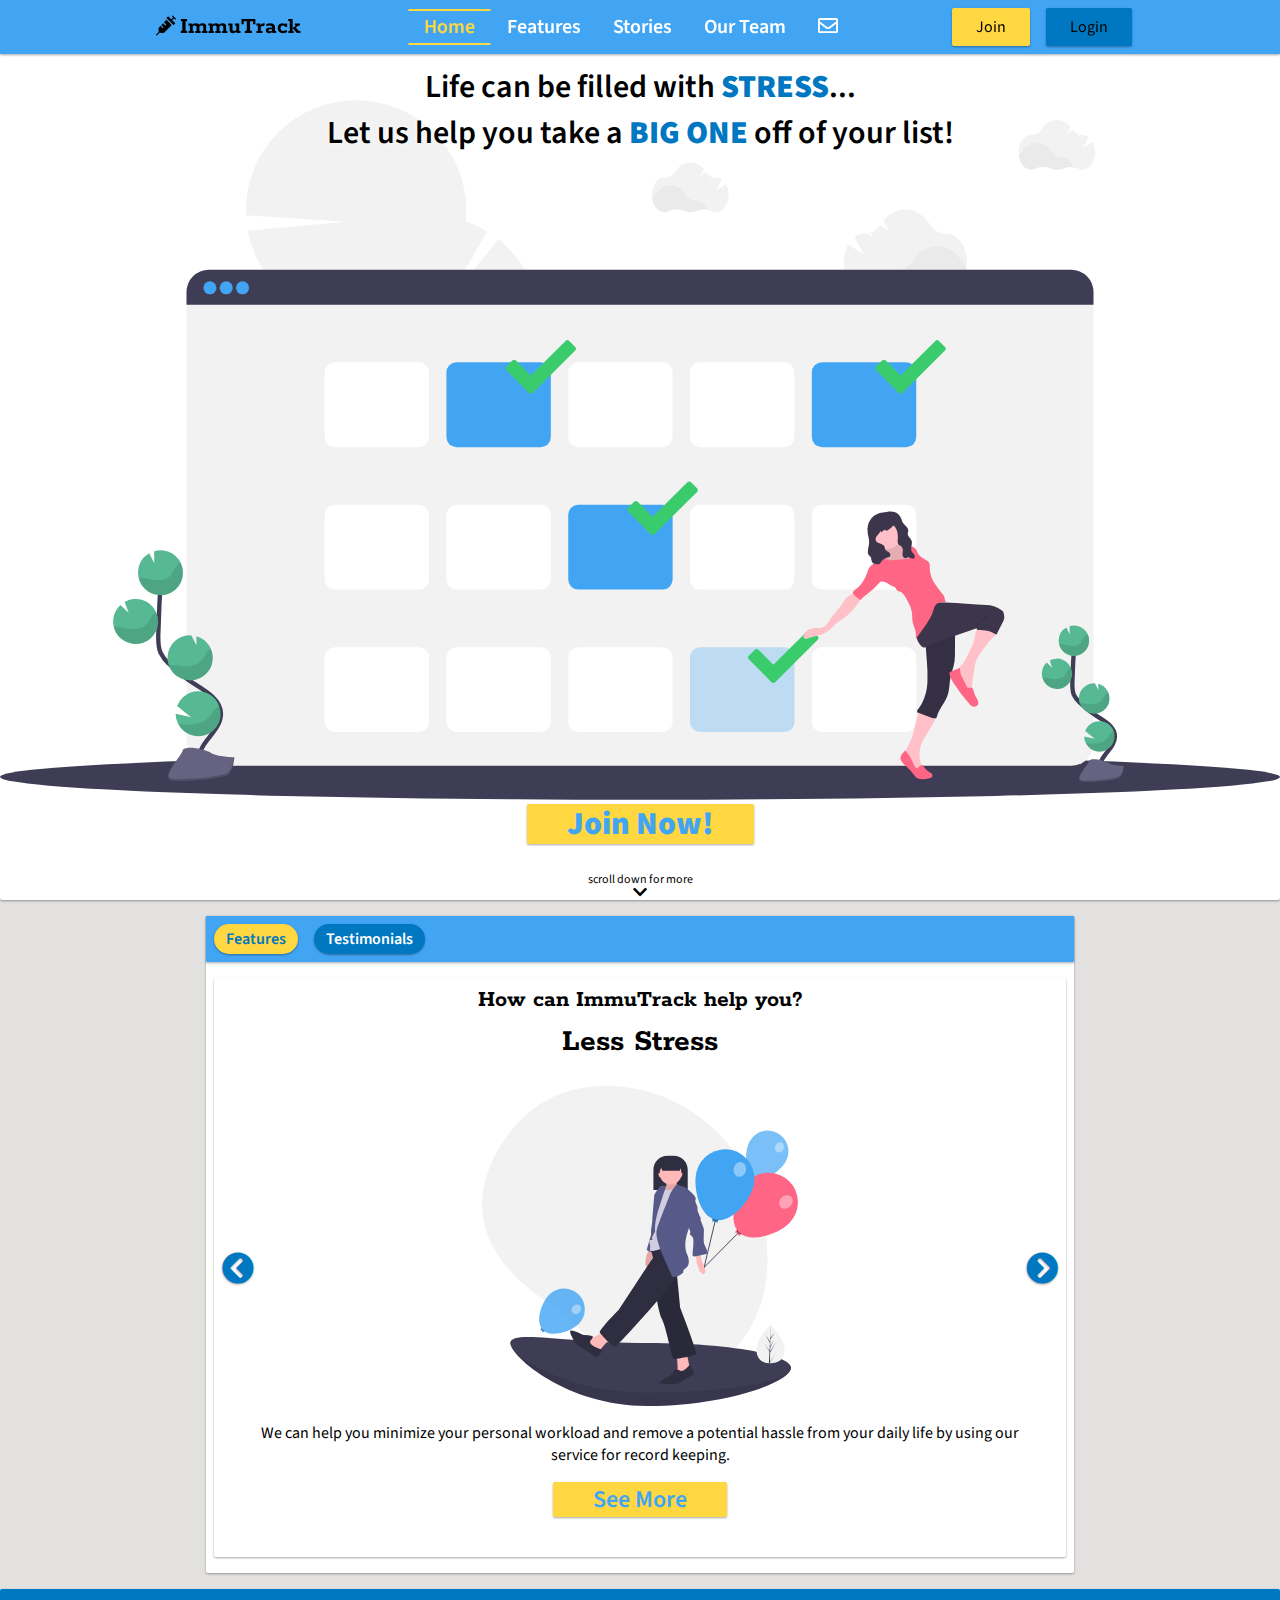
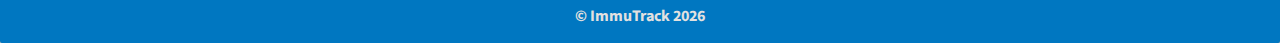
<file: index.html>
<!DOCTYPE html>
<html lang="en">
  <head>
    <meta charset="UTF-8" />
    <meta name="viewport" content="width=device-width, initial-scale=1.0" />
    <meta http-equiv="X-UA-Compatible" content="ie=edge" />
    <title>ImmuTrack | Home</title>

    <link rel="stylesheet" href="css/index.css" />

    <script defer src="js/index.js"></script>
  </head>

  <body class="home">
    <header class="nav-bar">
      <div class="container">
        <p class="open fa fa-bars"><span>Menu</span></p>
        <h1 class="branding"><i class="fas fa-syringe"></i>ImmuTrack</h1>
        <ul class="nav-links">
          <a class="active" href="./index.html"><li>Home</li></a>
          <a href="./features.html"><li>Features</li></a>
          <a href="./testimonials.html"><li>Stories</li></a>
          <a href="./about.html"><li>Our Team</li></a>
          <a class="contact" href="#">
            <li><i class="far fa-envelope"></i></li>
          </a>
        </ul>
        <div class="action-buttons">
          <a href="#" class="join join-button">Join</a>
          <a href="https://confident-bardeen-cd396a.netlify.com/login">Login</a>
        </div>
      </div>
    </header>

    <section class="card join-popup">
      <a class="fa fa-times join-close"></a>
      <h1>Please choose one of the following:</h1>
      <div>
        <a class="join" href="https://confident-bardeen-cd396a.netlify.com/register-patient">
          Join
          <p>as Patient</p>
        </a>
        <a class="join" href="https://confident-bardeen-cd396a.netlify.com/register-provider">
          Join
          <p>as Provider</p>
        </a>
      </div>
    </section>

    <nav class="site-nav">
      <div class="nav-bar">
        <a class="fa fa-times close"></a>
        <h1 class="branding"><i class="fas fa-syringe"></i>ImmuTrack</h1>
      </div>
      <ul class="nav-links">
        <a class="active" href="./index.html"><li>Home</li></a>
        <a href="./features.html"><li>Features</li></a>
        <a href="./testimonials.html"><li>Stories</li></a>
        <a href="./about.html"><li>Our Team</li></a>
        <a class="contact" href="#">
          <li><i class="far fa-envelope"></i></li>
        </a>
      </ul>
      <div class="action-buttons">
        <div class="join-stack">
          <a class="join" href="https://confident-bardeen-cd396a.netlify.com/register-patient">
            Join
            <p>as Patient</p>
          </a>
          <a class="join" href="https://confident-bardeen-cd396a.netlify.com/register-provider">
            Join
            <p>as Provider</p>
          </a>
        </div>
        <a href="https://confident-bardeen-cd396a.netlify.com/login">Login</a>
      </div>
    </nav>

    <div class="card header">
      <section class="call-to-action">
        <p>Life can be filled with <span>stress</span>...</p>
        <p>Let us help you take a <span>big one</span> off of your list!</p>
      </section>
      <div class="scroll">
        <a class="join">Join Now!</a>
        <p>scroll down for more</p>
        <i class="fas fa-chevron-down"></i>
      </div>
    </div>

    <div class="tabs">
      <div class="card">
        <div class="tab-links">
          <a class="tab-link active" data-tab="feature">Features</a>
          <a class="tab-link" data-tab="testimonial">Testimonials</a>
        </div>
        <div class="card carousel active" data-tab="feature">
          <h1 class="call-tag">How can ImmuTrack help you?</h1>
          <article class="slide active" data-tab="feature">
            <h1>Less Stress</h1>
            <div class="image happy-feeling"></div>
            <p>We can help you minimize your personal workload and remove a potential hassle from your daily life by using our service for record keeping.</p>
            <a href="./features.html">See More</a>
          </article>
          <article class="slide" data-tab="feature">
            <h1>More Free Time</h1>
            <div class="image accept-request"></div>
            <p>We can help you increase your efficiency during time consuming tasks, such as getting approval for travel visas.</p>
            <a href="./features.html">See More</a>
          </article>
          <article class="slide" data-tab="feature">
            <h1>Improved Quality of Care</h1>
            <div class="image file-bundle"></div>
            <p>We can help you improve the quality of your care through the confidence that transparency information brings to your medical care.</p>
            <a href="./features.html">See More</a>
          </article>
          <article class="slide" data-tab="feature">
            <h1>Healthy & Happy Children</h1>
            <div class="image blooming"></div>
            <p>We can help you easily maintain records for all of your children in a secure, easy-to-reach, service that can even reduce the strain of things like moving to a new provider.</p>
            <a href="./features.html">See More</a>
          </article>
          <article class="slide" data-tab="feature">
            <h1>Streamlined Workflow</h1>
            <div class="image timeline"></div>
            <p>We can help you streamline your workflow through the removal of standard physical document transfer methods.</p>
            <a href="./features.html">See More</a>
          </article>
          <article class="slide" data-tab="feature">
            <h1>Increased Efficiency</h1>
            <div class="image setup-wizard"></div>
            <p>We can help you increase office efficiency through the removal of extra processes and procedures.</p>
            <a href="./features.html">See More</a>
          </article>
          <article class="slide" data-tab="feature">
            <h1>Greater Confidence</h1>
            <div class="image online-friends"></div>
            <p>You can improve the quality of care provided to your patients by giving them a boost of confidence through transparency.</p>
            <a href="./features.html">See More</a>
          </article>
          <span class="arrow prev fas fa-chevron-circle-left" data-tab="feature"></span>
          <span class="arrow next fas fa-chevron-circle-right" data-tab="feature"></span>
        </div>
        <div class="card carousel" data-tab="testimonial">
          <h1 class="call-tag">Check out what these people had to say!</h1>
          <article class="slide active" data-tab="testimonial">
            <div class="image">
              <span class="testimonial guillermo"></span>
            </div>
            <blockquote>
              <p>Using ImmuTrack has greatly improved my quality of life!</p>
              <footer>— Guillermo Malo</footer>
            </blockquote>
            <a href="./testimonials.html">See More</a>
          </article>
          <article class="slide" data-tab="testimonial">
            <div class="image">
              <span class="testimonial marty"></span>
            </div>
            <blockquote>
              <p>The process is quick and painless.</p>
              <footer>— Marty Vessels</footer>
            </blockquote>
            <a href="./testimonials.html">See More</a>
          </article>
          <article class="slide" data-tab="testimonial">
            <div class="image">
              <span class="testimonial michaela"></span>
            </div>
            <blockquote>
              <p>ImmuTrack has made things so much easier for me.</p>
              <footer>— Michaela Amadeus</footer>
            </blockquote>
            <a href="./testimonials.html">See More</a>
          </article>
          <article class="slide" data-tab="testimonial">
            <div class="image">
              <span class="testimonial matheus"></span>
            </div>
            <blockquote>
              <p>ImmuTrack saved our wedding plans!</p>
              <footer>— Matheus Ferrari</footer>
            </blockquote>
            <a href="./testimonials.html">See More</a>
          </article>
          <article class="slide" data-tab="testimonial">
            <div class="image">
              <span class="testimonial han"></span>
            </div>
            <blockquote>
              <p>Now I can’t imagine trying to handle all of this info without it.</p>
              <footer>— Han Myo When</footer>
            </blockquote>
            <a href="./testimonials.html">See More</a>
          </article>
          <article class="slide" data-tab="testimonial">
            <div class="image">
              <span class="testimonial hyttalo"></span>
            </div>
            <blockquote>
              <p>It has fundamentally changed the way our practice handles vaccinations.</p>
              <footer>— Hyttalo Souzen</footer>
            </blockquote>
            <a href="./testimonials.html">See More</a>
          </article>
          <article class="slide" data-tab="testimonial">
            <div class="image">
              <span class="testimonial josh"></span>
            </div>
            <blockquote>
              <p>I’m so thankful to have access to ImmuTrack.</p>
              <footer>— Josh Rodrigo</footer>
            </blockquote>
            <a href="./testimonials.html">See More</a>
          </article>
          <span class="arrow prev fas fa-chevron-circle-left" data-tab="testimonial"></span>
          <span class="arrow next fas fa-chevron-circle-right" data-tab="testimonial"></span>
        </div>
      </div>
    </div>

    <footer class="card">
      <p>&copy; ImmuTrack <span class="copyright">YEAR</span></p>
    </footer>
  </body>
</html>
</file>
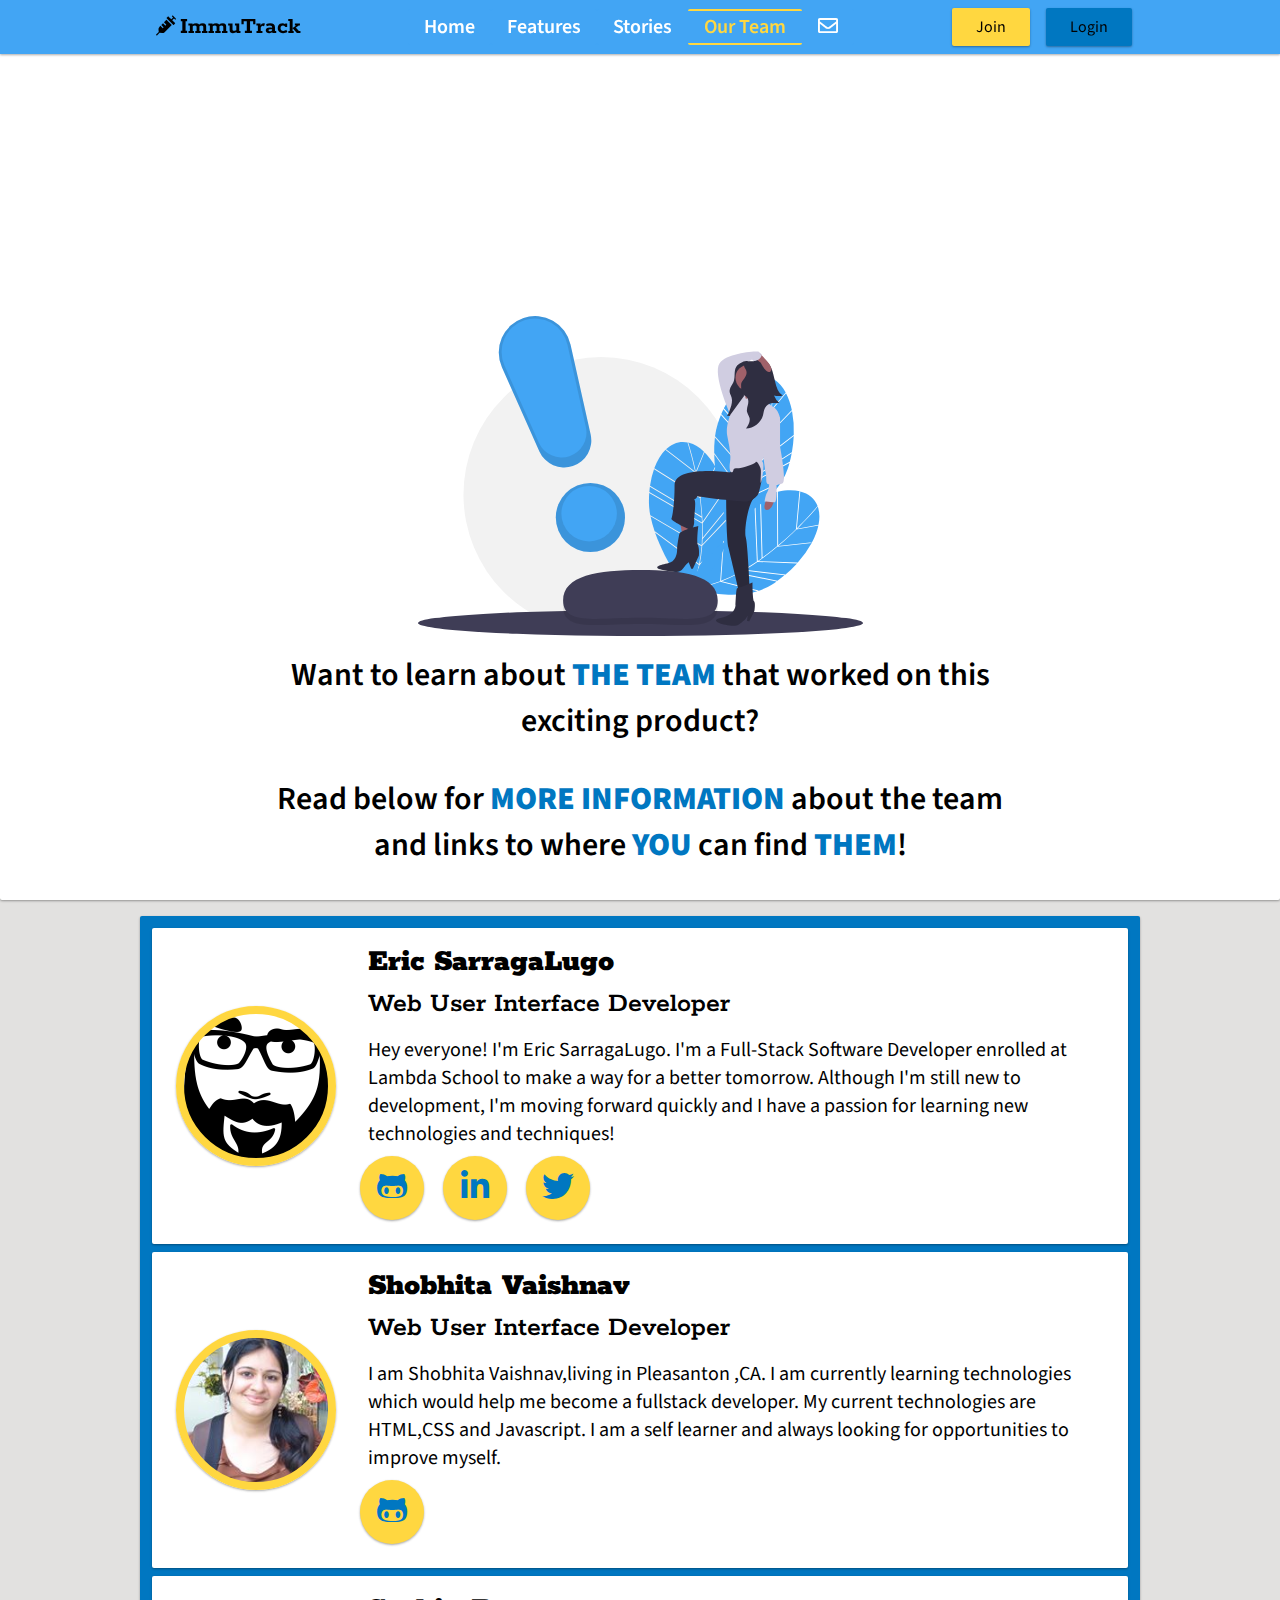
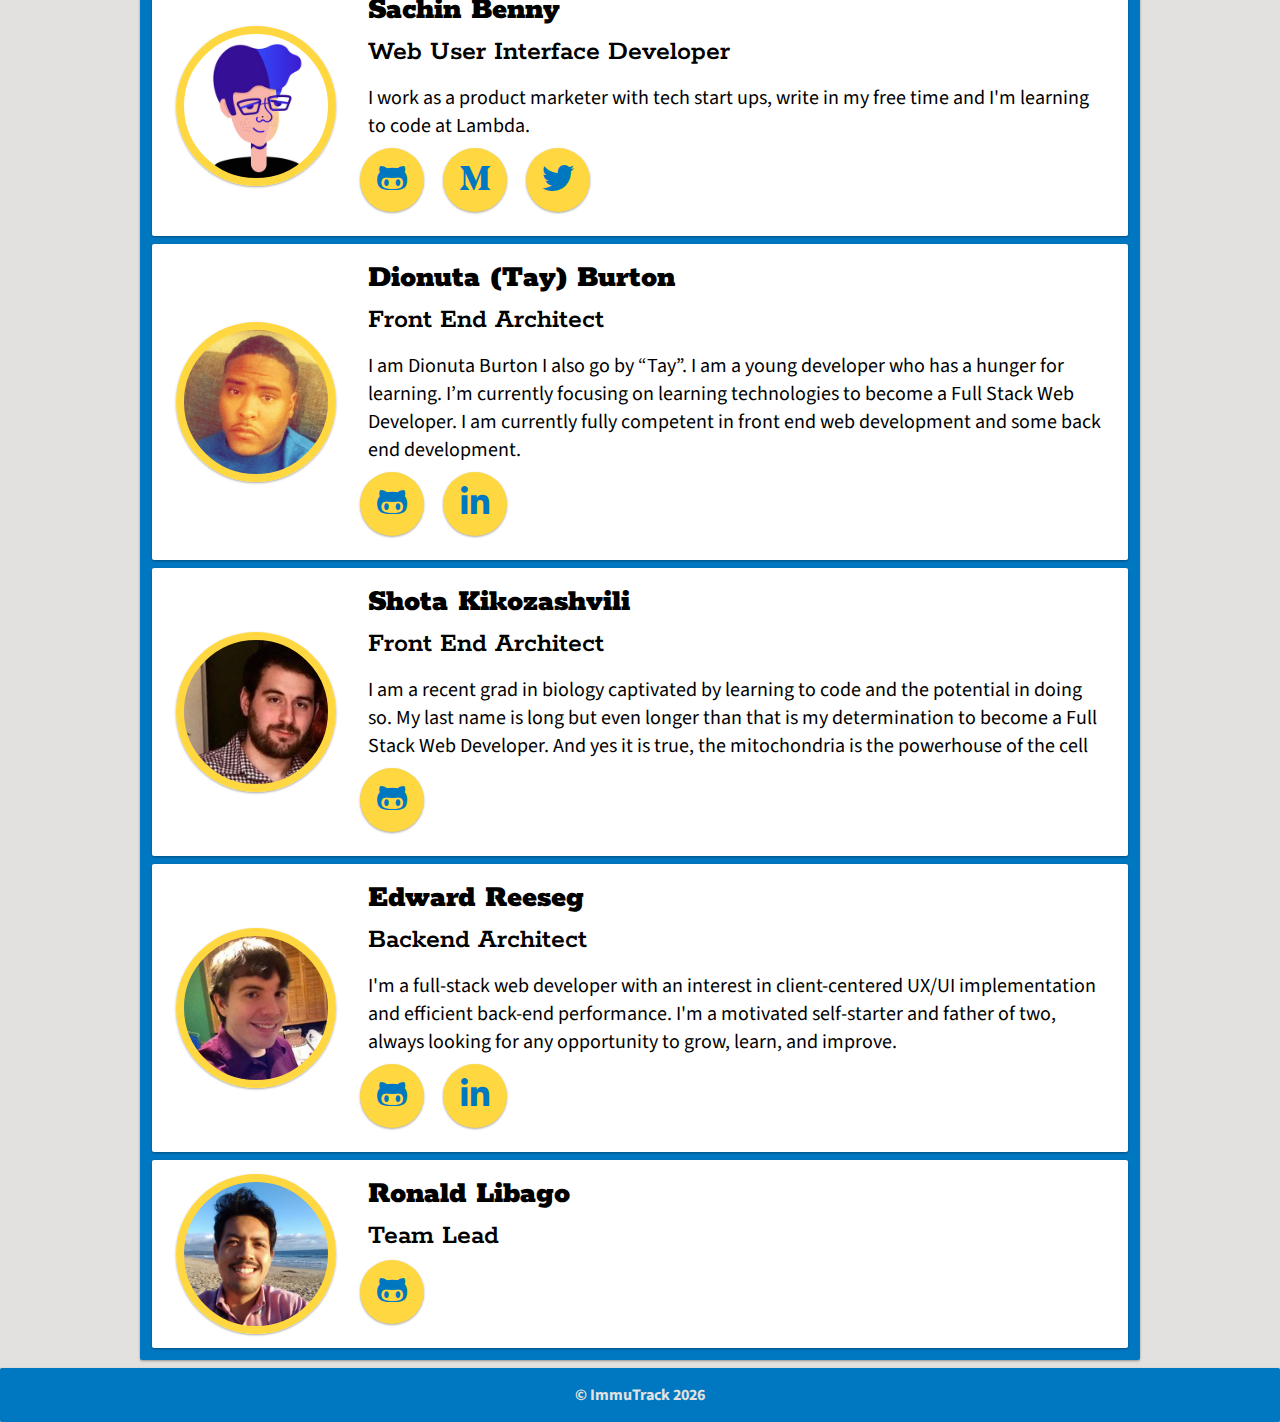
<file: about.html>
<!DOCTYPE html>
<html lang="en">
  <head>
    <meta charset="UTF-8" />
    <meta name="viewport" content="width=device-width, initial-scale=1.0" />
    <meta http-equiv="X-UA-Compatible" content="ie=edge" />
    <title>ImmuTrack | About the Team</title>

    <link rel="stylesheet" href="css/index.css" />

    <script defer src="js/index.js"></script>
  </head>

  <body class="about">
    <header class="nav-bar">
      <div class="container">
        <p class="open fa fa-bars"><span>Menu</span></p>
        <h1 class="branding"><i class="fas fa-syringe"></i>ImmuTrack</h1>
        <ul class="nav-links">
          <a href="./index.html"><li>Home</li></a>
          <a href="./features.html"><li>Features</li></a>
          <a href="./testimonials.html"><li>Stories</li></a>
          <a class="active" href="./about.html"><li>Our Team</li></a>
          <a class="contact" href="#">
            <li><i class="far fa-envelope"></i></li>
          </a>
        </ul>
        <div class="action-buttons">
          <a href="#" class="join join-button">Join</a>
          <a href="https://confident-bardeen-cd396a.netlify.com/login">Login</a>
        </div>
      </div>
    </header>

    <section class="card join-popup">
      <a class="fa fa-times join-close"></a>
      <h1>Please choose one of the following:</h1>
      <div>
        <a class="join" href="https://confident-bardeen-cd396a.netlify.com/register-patient">
          Join
          <p>as Patient</p>
        </a>
        <a class="join" href="https://confident-bardeen-cd396a.netlify.com/register-provider">
          Join
          <p>as Provider</p>
        </a>
      </div>
    </section>

    <nav class="site-nav">
      <div class="nav-bar">
        <a class="fa fa-times close"></a>
        <h1 class="branding"><i class="fas fa-syringe"></i>ImmuTrack</h1>
      </div>
      <ul class="nav-links">
        <a href="./index.html"><li>Home</li></a>
        <a href="./features.html"><li>Features</li></a>
        <a href="./testimonials.html"><li>Stories</li></a>
        <a class="active" href="./about.html"><li>Our Team</li></a>
        <a class="contact" href="#">
          <li><i class="far fa-envelope"></i></li>
        </a>
      </ul>
      <div class="action-buttons">
        <div class="join-stack">
          <a class="join" href="https://confident-bardeen-cd396a.netlify.com/register-patient">
            Join
            <p>as Patient</p>
          </a>
          <a class="join" href="https://confident-bardeen-cd396a.netlify.com/register-provider">
            Join
            <p>as Provider</p>
          </a>
        </div>
        <a href="https://confident-bardeen-cd396a.netlify.com/login">Login</a>
      </div>
    </nav>

    <section class="card header">
      <span class="header-image"></span>
      <p>Want to learn about <span>the team</span> that worked on this exciting product?</p>
      <p>Read below for <span>more information</span> about the team and links to where <span>you</span> can find <span>them</span>!</p>
    </section>

    <article class="card members">
      <section class="card member">
        <div class="bio-pic eric"></div>
        <div class="bio">
          <h1 class="name">Eric SarragaLugo</h1>
          <h2 class="role">Web User Interface Developer</h2>
          <p class="bio">Hey everyone! I'm Eric SarragaLugo. I'm a Full-Stack Software Developer enrolled at Lambda School to make a way for a better tomorrow. Although I'm still new to development, I'm moving forward quickly and I have a passion for learning new technologies and techniques!</p>
          <div class="social-media">
            <a href="https://github.com/ericlugo"><i class="fab fa-github-alt"></i></a>
            <a href="https://www.linkedin.com/in/eric-sarragalugo/"><i class="fab fa-linkedin-in"></i></a>
            <a href="https://twitter.com/ericthelugo"><i class="fab fa-twitter"></i></a>
          </div>
        </div>
      </section>
      <section class="card member">
        <div class="bio-pic shobhita"></div>
        <div class="bio">
          <h1 class="name">Shobhita Vaishnav</h1>
          <h2 class="role">Web User Interface Developer</h2>
          <p class="bio">I am Shobhita Vaishnav,living in Pleasanton ,CA. I am currently learning technologies which would help me become a fullstack developer. My current technologies are HTML,CSS and Javascript. I am a self learner and always looking for opportunities to improve myself.</p>
          <div class="social-media">
            <a href="www.github.com/shobhitav"><i class="fab fa-github-alt"></i></a>
          </div>
        </div>
      </section>
      <section class="card member">
        <div class="bio-pic sachin"></div>
        <div class="bio">
          <h1 class="name">Sachin Benny</h1>
          <h2 class="role">Web User Interface Developer</h2>
          <p class="bio">I work as a product marketer with tech start ups, write in my free time and I'm learning to code at Lambda.</p>
          <div class="social-media">
            <a href="https://github.com/sachben91"><i class="fab fa-github-alt"></i></a>
            <a href="https://medium.com/@sachinbenny/"><i class="fab fa-medium-m"></i></a>
            <a href="https://twitter.com/SachinB91"><i class="fab fa-twitter"></i></a>
          </div>
        </div>
      </section>
      <section class="card member">
        <div class="bio-pic tay"></div>
        <div class="bio">
          <h1 class="name">Dionuta (Tay) Burton</h1>
          <h2 class="role">Front End Architect</h2>
          <p class="bio">I am Dionuta Burton I also go by “Tay”. I am a young developer who has a hunger for learning. I’m currently focusing on learning technologies to become a Full Stack Web Developer. I am currently fully competent in front end web development and some back end development.</p>
          <div class="social-media">
            <a href="https://github.com/Dionuta"><i class="fab fa-github-alt"></i></a>
            <a href="https://www.linkedin.com/in/dionuta-burton/"><i class="fab fa-linkedin-in"></i></a>
          </div>
        </div>
      </section>
      <section class="card member">
        <div class="bio-pic shota"></div>
        <div class="bio">
          <h1 class="name">Shota Kikozashvili</h1>
          <h2 class="role">Front End Architect</h2>
          <p class="bio">I am a recent grad in biology captivated by learning to code and the potential in doing so. My last name is long but even longer than that is my determination to become a Full Stack Web Developer. And yes it is true, the mitochondria is the powerhouse of the cell</p>
          <div class="social-media">
            <a href="https://github.com/ShotaKiko"><i class="fab fa-github-alt"></i></a>
          </div>
        </div>
      </section>
      <section class="card member">
        <div class="bio-pic ed"></div>
        <div class="bio">
          <h1 class="name">Edward Reeseg</h1>
          <h2 class="role">Backend Architect</h2>
          <p class="bio">I'm a full-stack web developer with an interest in client-centered UX/UI implementation and efficient back-end performance. I'm a motivated self-starter and father of two, always looking for any opportunity to grow, learn, and improve.</p>
          <div class="social-media">
            <a href="https://github.com/edreeseg"><i class="fab fa-github-alt"></i></a>
            <a href="https://www.linkedin.com/in/edward-reeseg-30a8b284/"><i class="fab fa-linkedin-in"></i></a>
          </div>
        </div>
      </section>
      <section class="card member">
        <div class="bio-pic ronald"></div>
        <div class="bio">
          <h1 class="name">Ronald Libago</h1>
          <h2 class="role">Team Lead</h2>
          <!-- <p class="bio">Lorem ipsum dolor sit, amet consectetur adipisicing elit. Ab perferendis placeat neque? Incidunt rerum doloremque nostrum? Quia aut hic pariatur!</p> -->
          <div class="social-media">
            <a href="https://github.com/Mister-Corn"><i class="fab fa-github-alt"></i></a>
          </div>
        </div>
      </section>
    </article>

    <footer class="card">
      <p>&copy; ImmuTrack <span class="copyright">YEAR</span></p>
    </footer>
  </body>
</html>
</file>
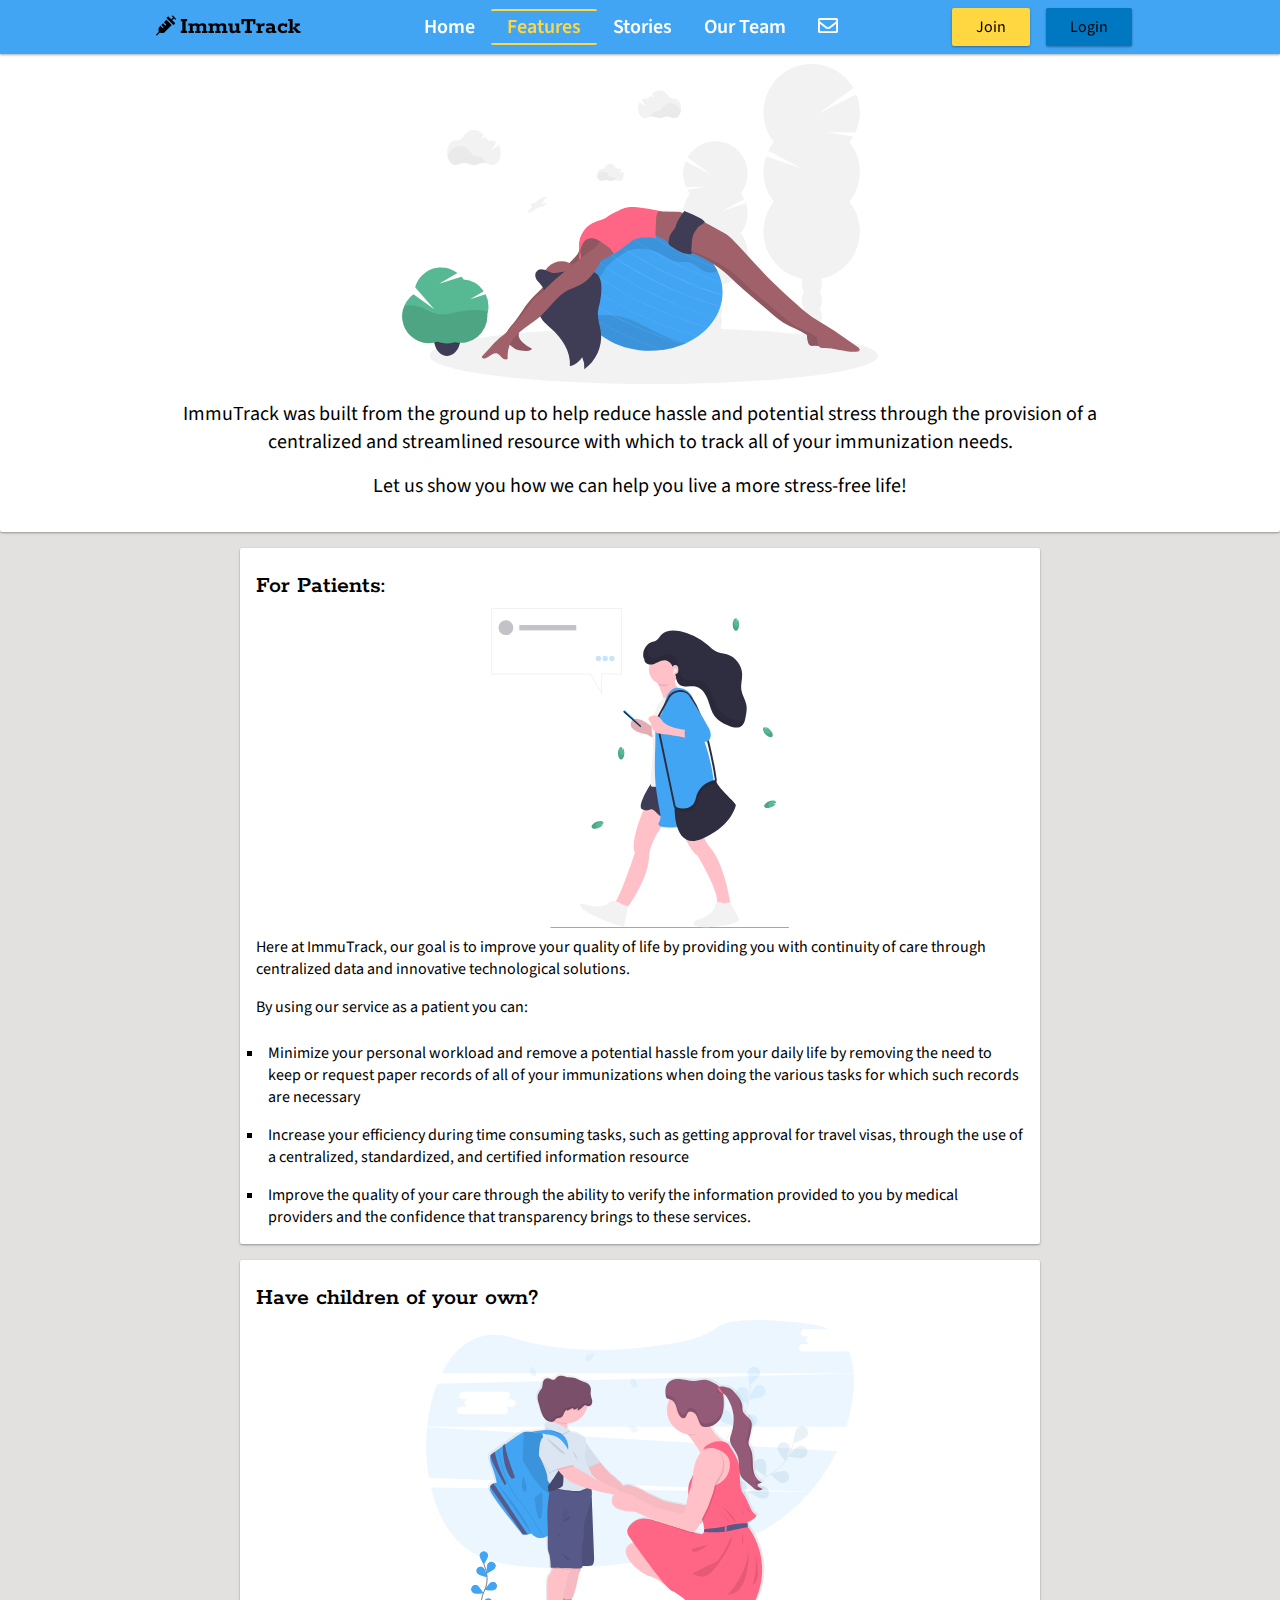
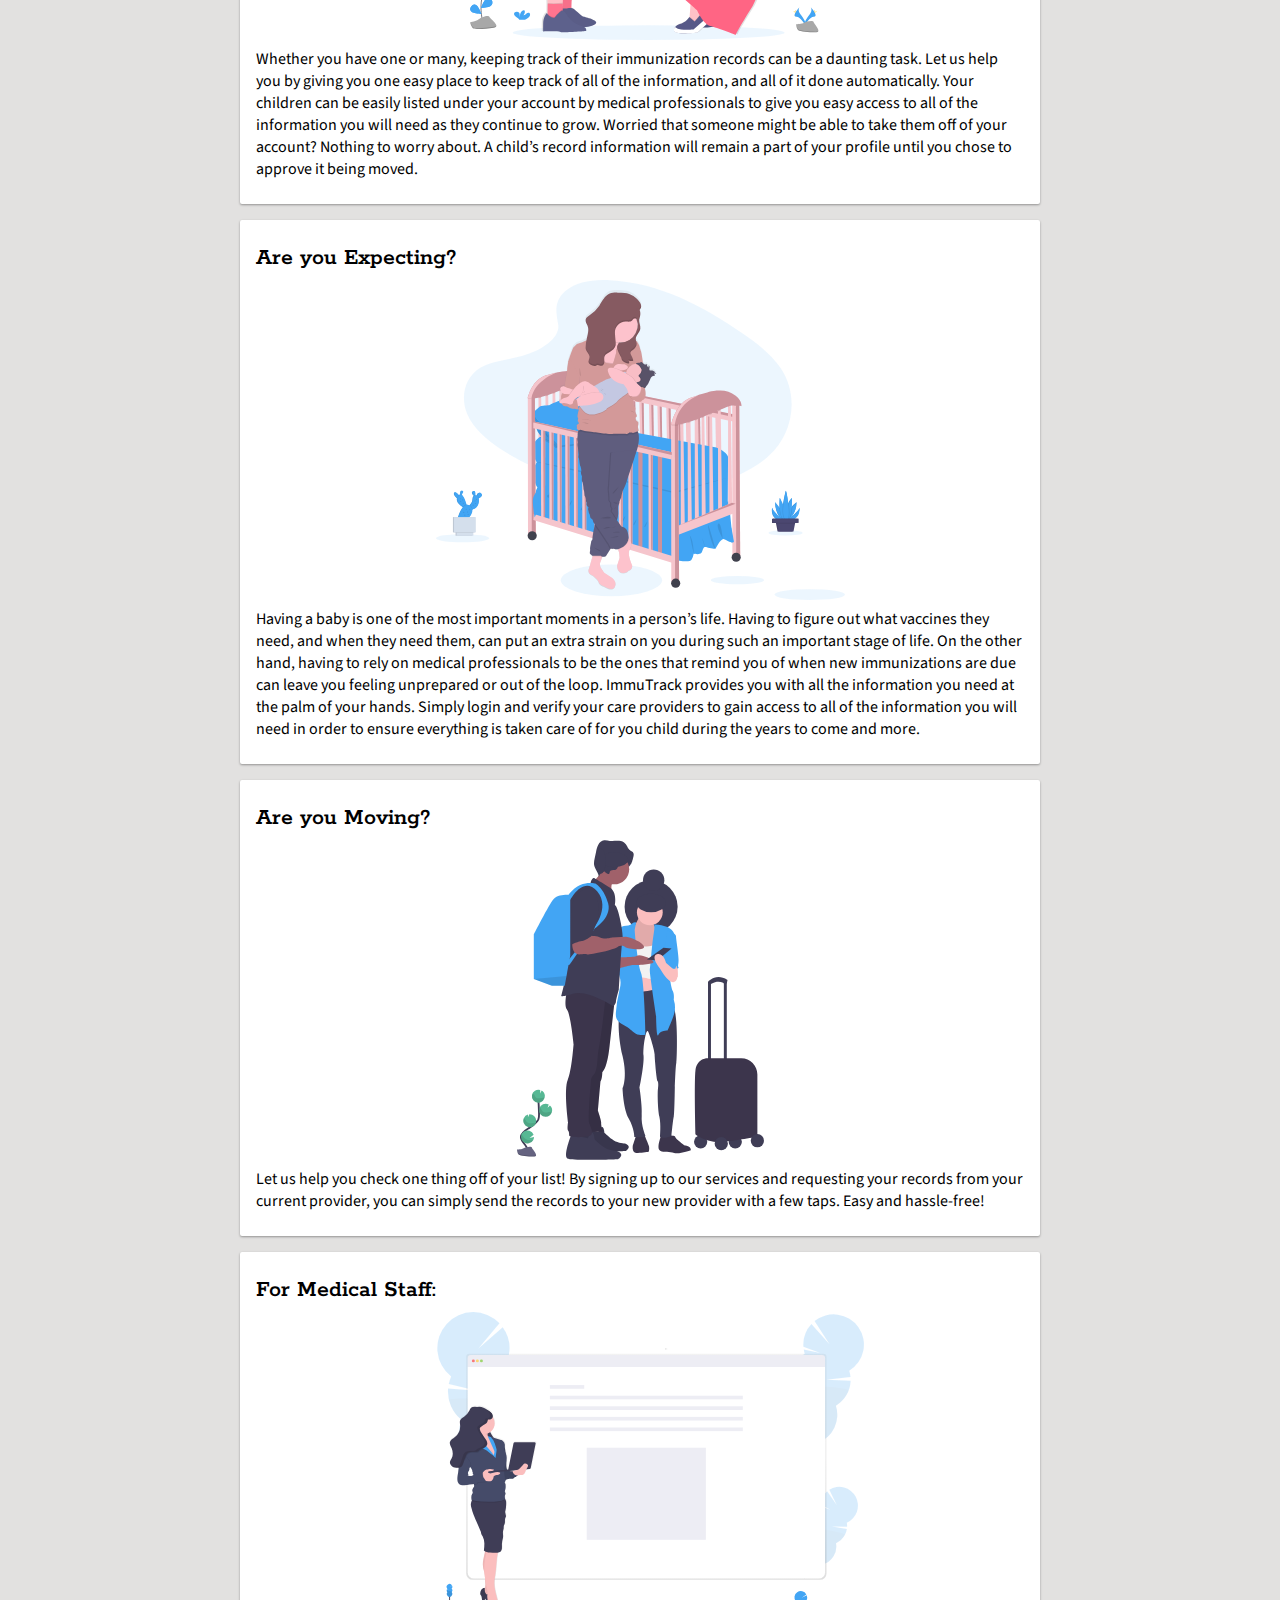
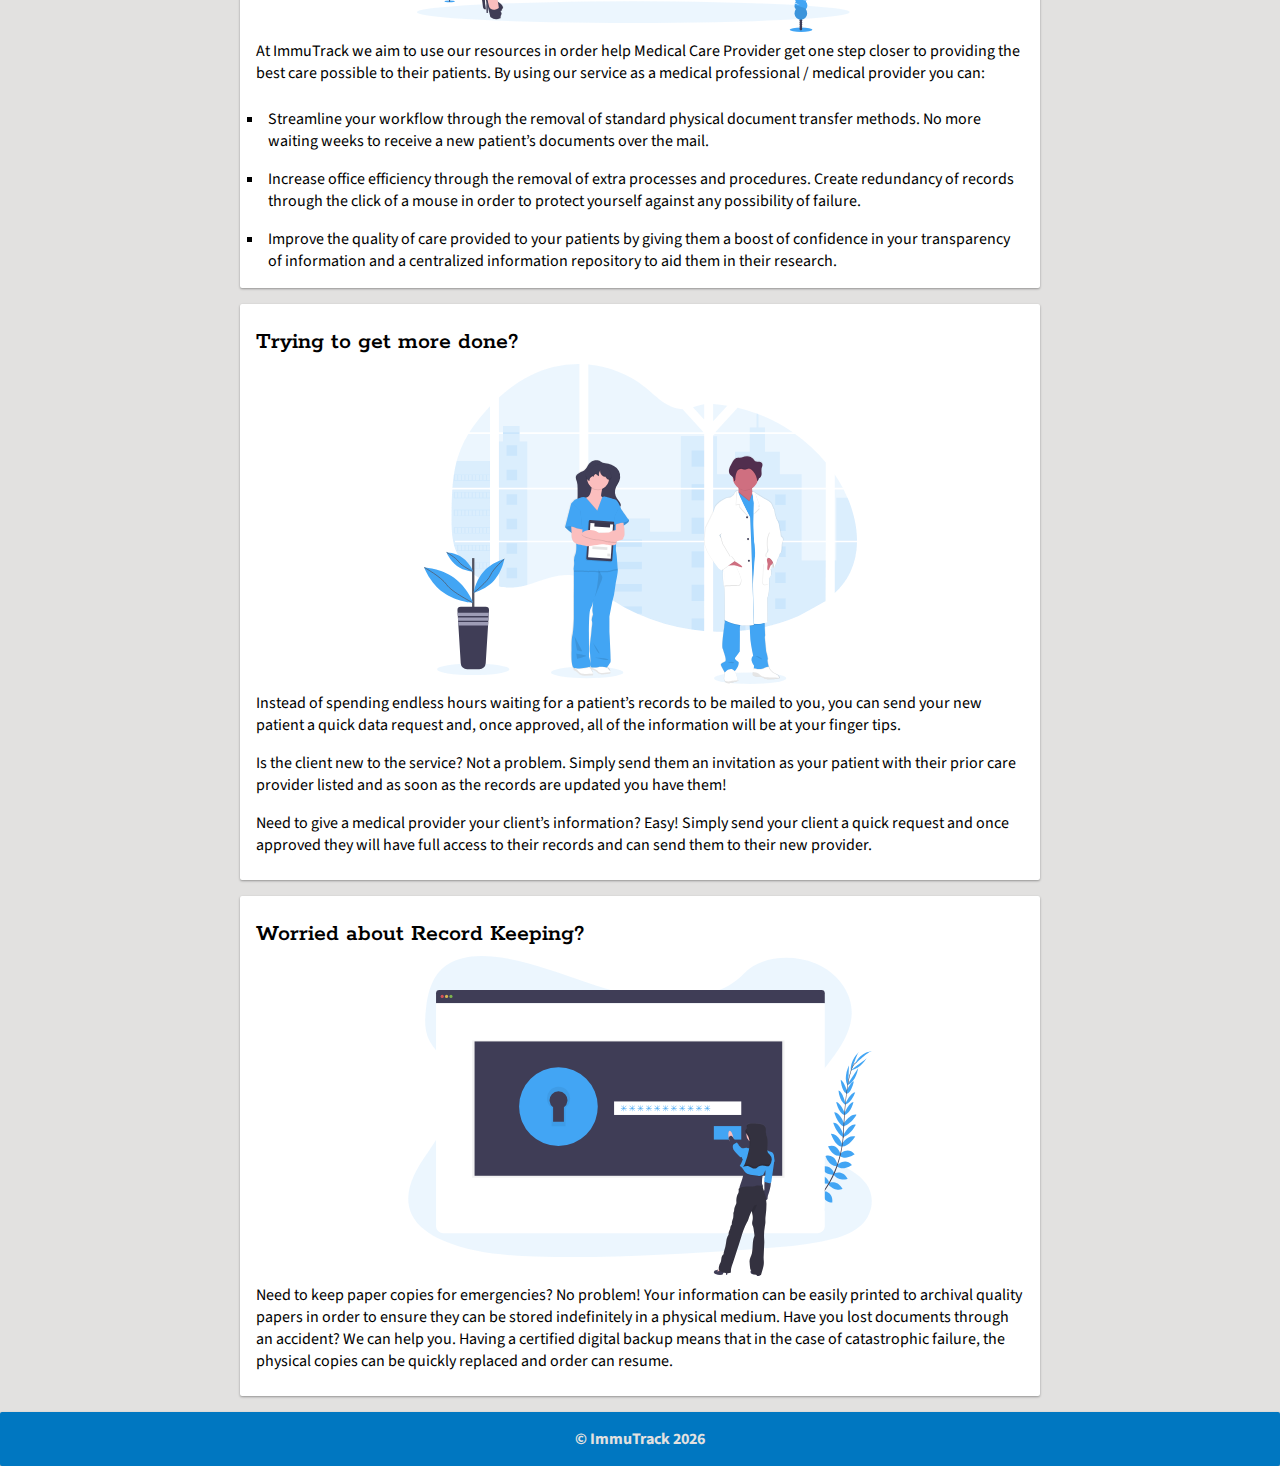
<file: features.html>
<!DOCTYPE html>
<html lang="en">
  <head>
    <meta charset="UTF-8" />
    <meta name="viewport" content="width=device-width, initial-scale=1.0" />
    <meta http-equiv="X-UA-Compatible" content="ie=edge" />
    <title>ImmuTrack | Features</title>

    <link rel="stylesheet" href="css/index.css" />

    <script defer src="js/index.js"></script>
  </head>

  <body class="features">
    <header class="nav-bar">
      <div class="container">
        <p class="open fa fa-bars"><span>Menu</span></p>
        <h1 class="branding"><i class="fas fa-syringe"></i>ImmuTrack</h1>
        <ul class="nav-links">
          <a href="./index.html"><li>Home</li></a>
          <a class="active" href="./features.html"><li>Features</li></a>
          <a href="./testimonials.html"><li>Stories</li></a>
          <a href="./about.html"><li>Our Team</li></a>
          <a class="contact" href="#">
            <li><i class="far fa-envelope"></i></li>
          </a>
        </ul>
        <div class="action-buttons">
          <a href="#" class="join join-button">Join</a>
          <a href="https://confident-bardeen-cd396a.netlify.com/login">Login</a>
        </div>
      </div>
    </header>

    <section class="card join-popup">
      <a class="fa fa-times join-close"></a>
      <h1>Please choose one of the following:</h1>
      <div>
        <a class="join" href="https://confident-bardeen-cd396a.netlify.com/register-patient">
          Join
          <p>as Patient</p>
        </a>
        <a class="join" href="https://confident-bardeen-cd396a.netlify.com/register-provider">
          Join
          <p>as Provider</p>
        </a>
      </div>
    </section>

    <nav class="site-nav">
      <div class="nav-bar">
        <a class="fa fa-times close"></a>
        <h1 class="branding"><i class="fas fa-syringe"></i>ImmuTrack</h1>
      </div>
      <ul class="nav-links">
        <a href="./index.html"><li>Home</li></a>
        <a class="active" href="./features.html"><li>Features</li></a>
        <a href="./testimonials.html"><li>Stories</li></a>
        <a href="./about.html"><li>Our Team</li></a>
        <a class="contact" href="#">
          <li><i class="far fa-envelope"></i></li>
        </a>
      </ul>
      <div class="action-buttons">
        <div class="join-stack">
          <a class="join" href="https://confident-bardeen-cd396a.netlify.com/register-patient">
            Join
            <p>as Patient</p>
          </a>
          <a class="join" href="https://confident-bardeen-cd396a.netlify.com/register-provider">
            Join
            <p>as Provider</p>
          </a>
        </div>
        <a href="https://confident-bardeen-cd396a.netlify.com/login">Login</a>
      </div>
    </nav>

    <div class="card header">
      <div>
        <span></span>
        <p>ImmuTrack was built from the ground up to help reduce hassle and potential stress through the provision of a centralized and streamlined resource with which to track all of your immunization needs.</p>
        <p>Let us show you how we can help you live a more stress-free life!</p>
      </div>
    </div>

    <article class="card">
      <h1>For Patients:</h1>
      <div class="modern-life"></div>
      <p>Here at ImmuTrack, our goal is to improve your quality of life by providing you with continuity of care through centralized data and innovative technological solutions.</p>
      <p>
        By using our service as a patient you can:
      </p>
      <ul>
        <li>Minimize your personal workload and remove a potential hassle from your daily life by removing the need to keep or request paper records of all of your immunizations when doing the various tasks for which such records are necessary</li>
        <li>Increase your efficiency during time consuming tasks, such as getting approval for travel visas, through the use of a centralized, standardized, and certified information resource</li>
        <li>Improve the quality of your care through the ability to verify the information provided to you by medical providers and the confidence that transparency brings to these services.</li>
      </ul>
    </article>

    <article class="card">
      <h1>Have children of your own?</h1>
      <div class="back-to-school"></div>
      <p>
        Whether you have one or many, keeping track of their immunization records can be a daunting task. Let us help you by giving you one easy place to keep track of all of the information, and all of it done automatically. Your children can be easily listed under your account by medical
        professionals to give you easy access to all of the information you will need as they continue to grow. Worried that someone might be able to take them off of your account? Nothing to worry about. A child’s record information will remain a part of your profile until you chose to approve it
        being moved.
      </p>
    </article>

    <article class="card">
      <h1>Are you Expecting?</h1>
      <div class="baby"></div>
      <p>
        Having a baby is one of the most important moments in a person’s life. Having to figure out what vaccines they need, and when they need them, can put an extra strain on you during such an important stage of life. On the other hand, having to rely on medical professionals to be the ones that
        remind you of when new immunizations are due can leave you feeling unprepared or out of the loop. ImmuTrack provides you with all the information you need at the palm of your hands. Simply login and verify your care providers to gain access to all of the information you will need in order to
        ensure everything is taken care of for you child during the years to come and more.
      </p>
    </article>

    <article class="card">
      <h1>Are you Moving?</h1>
      <div class="travelers"></div>
      <p>Let us help you check one thing off of your list! By signing up to our services and requesting your records from your current provider, you can simply send the records to your new provider with a few taps. Easy and hassle-free!</p>
    </article>

    <article class="card">
      <h1>For Medical Staff:</h1>
      <div class="conference"></div>
      <p>At ImmuTrack we aim to use our resources in order help Medical Care Provider get one step closer to providing the best care possible to their patients. By using our service as a medical professional / medical provider you can:</p>
      <ul>
        <li>Streamline your workflow through the removal of standard physical document transfer methods. No more waiting weeks to receive a new patient’s documents over the mail.</li>
        <li>Increase office efficiency through the removal of extra processes and procedures. Create redundancy of records through the click of a mouse in order to protect yourself against any possibility of failure.</li>
        <li>Improve the quality of care provided to your patients by giving them a boost of confidence in your transparency of information and a centralized information repository to aid them in their research.</li>
      </ul>
    </article>

    <article class="card">
      <h1>Trying to get more done?</h1>
      <div class="doctors"></div>
      <p>Instead of spending endless hours waiting for a patient’s records to be mailed to you, you can send your new patient a quick data request and, once approved, all of the information will be at your finger tips.</p>
      <p>Is the client new to the service? Not a problem. Simply send them an invitation as your patient with their prior care provider listed and as soon as the records are updated you have them!</p>
      <p>Need to give a medical provider your client’s information? Easy! Simply send your client a quick request and once approved they will have full access to their records and can send them to their new provider.</p>
    </article>

    <article class="card">
      <h1>Worried about Record Keeping?</h1>
      <div class="authentication"></div>
      <p>
        Need to keep paper copies for emergencies? No problem! Your information can be easily printed to archival quality papers in order to ensure they can be stored indefinitely in a physical medium. Have you lost documents through an accident? We can help you. Having a certified digital backup
        means that in the case of catastrophic failure, the physical copies can be quickly replaced and order can resume.
      </p>
    </article>

    <footer class="card">
      <p>&copy; ImmuTrack <span class="copyright">YEAR</span></p>
    </footer>
  </body>
</html>
</file>
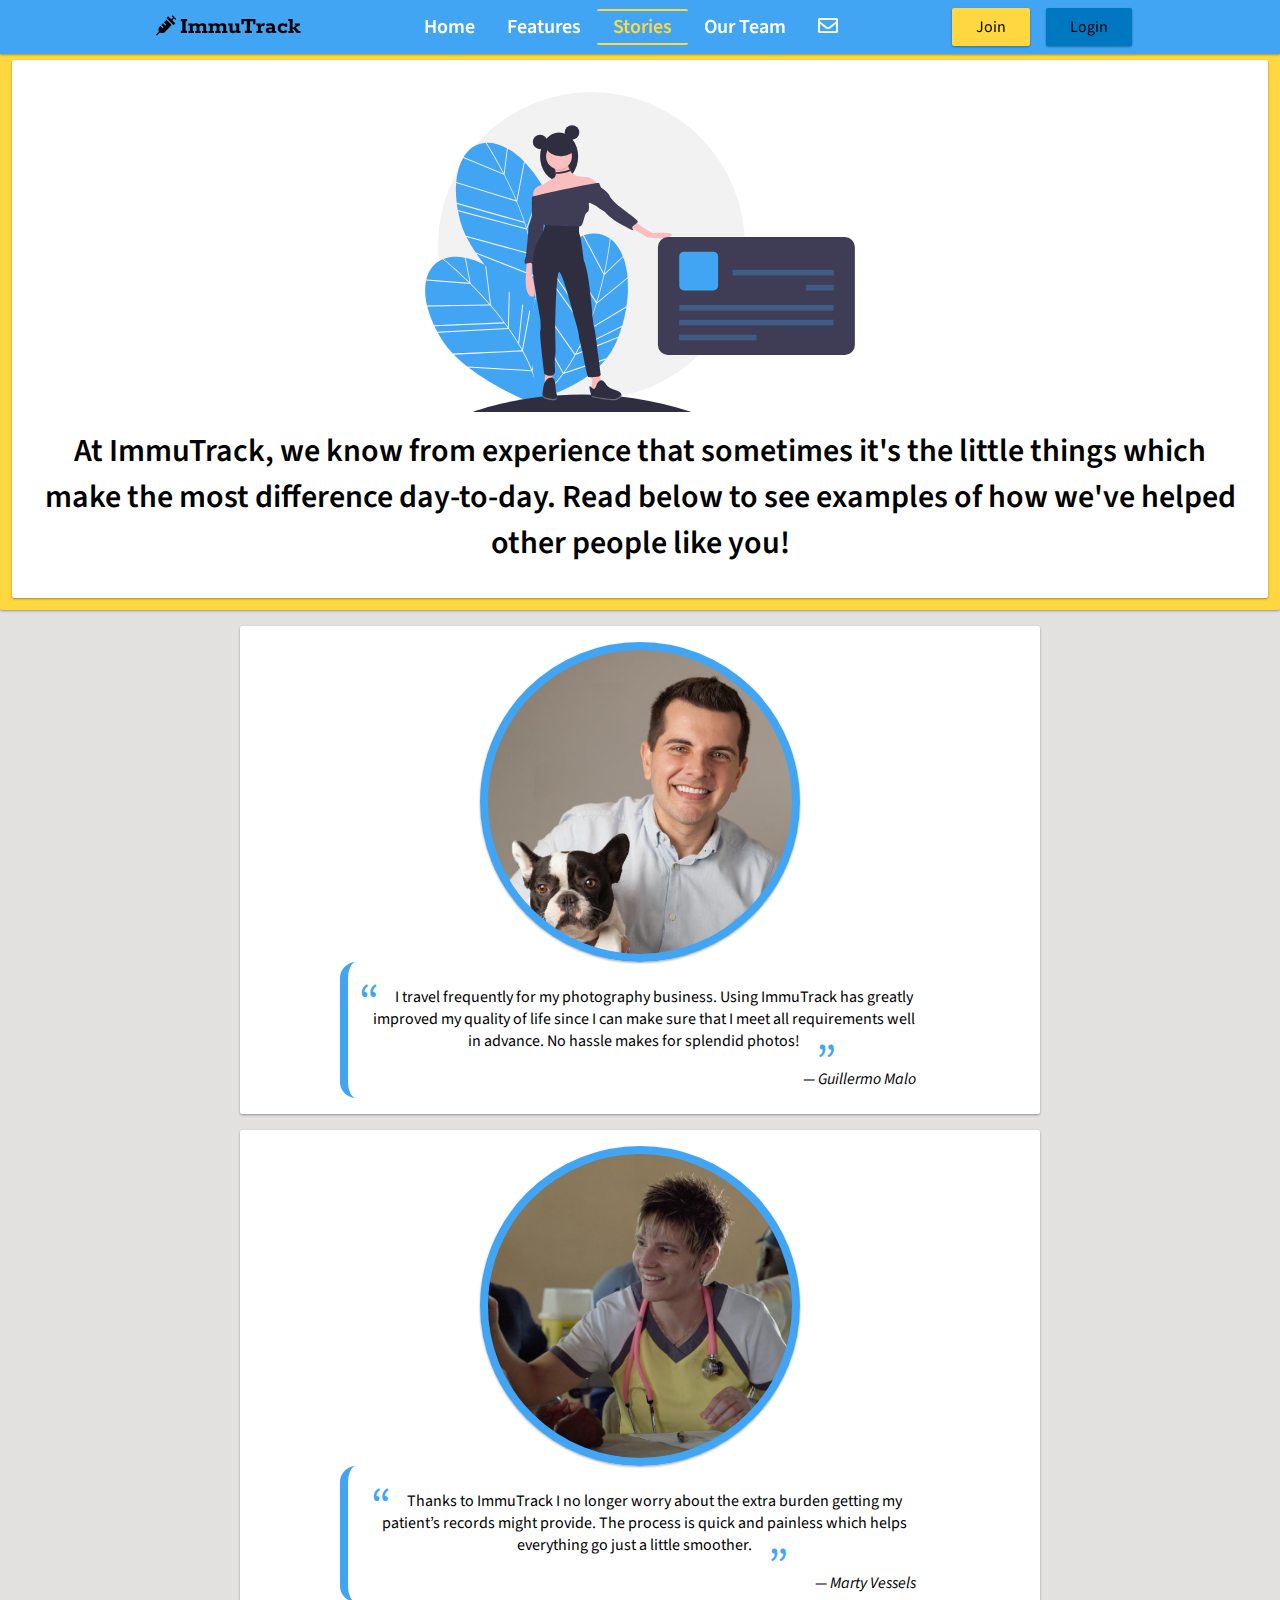
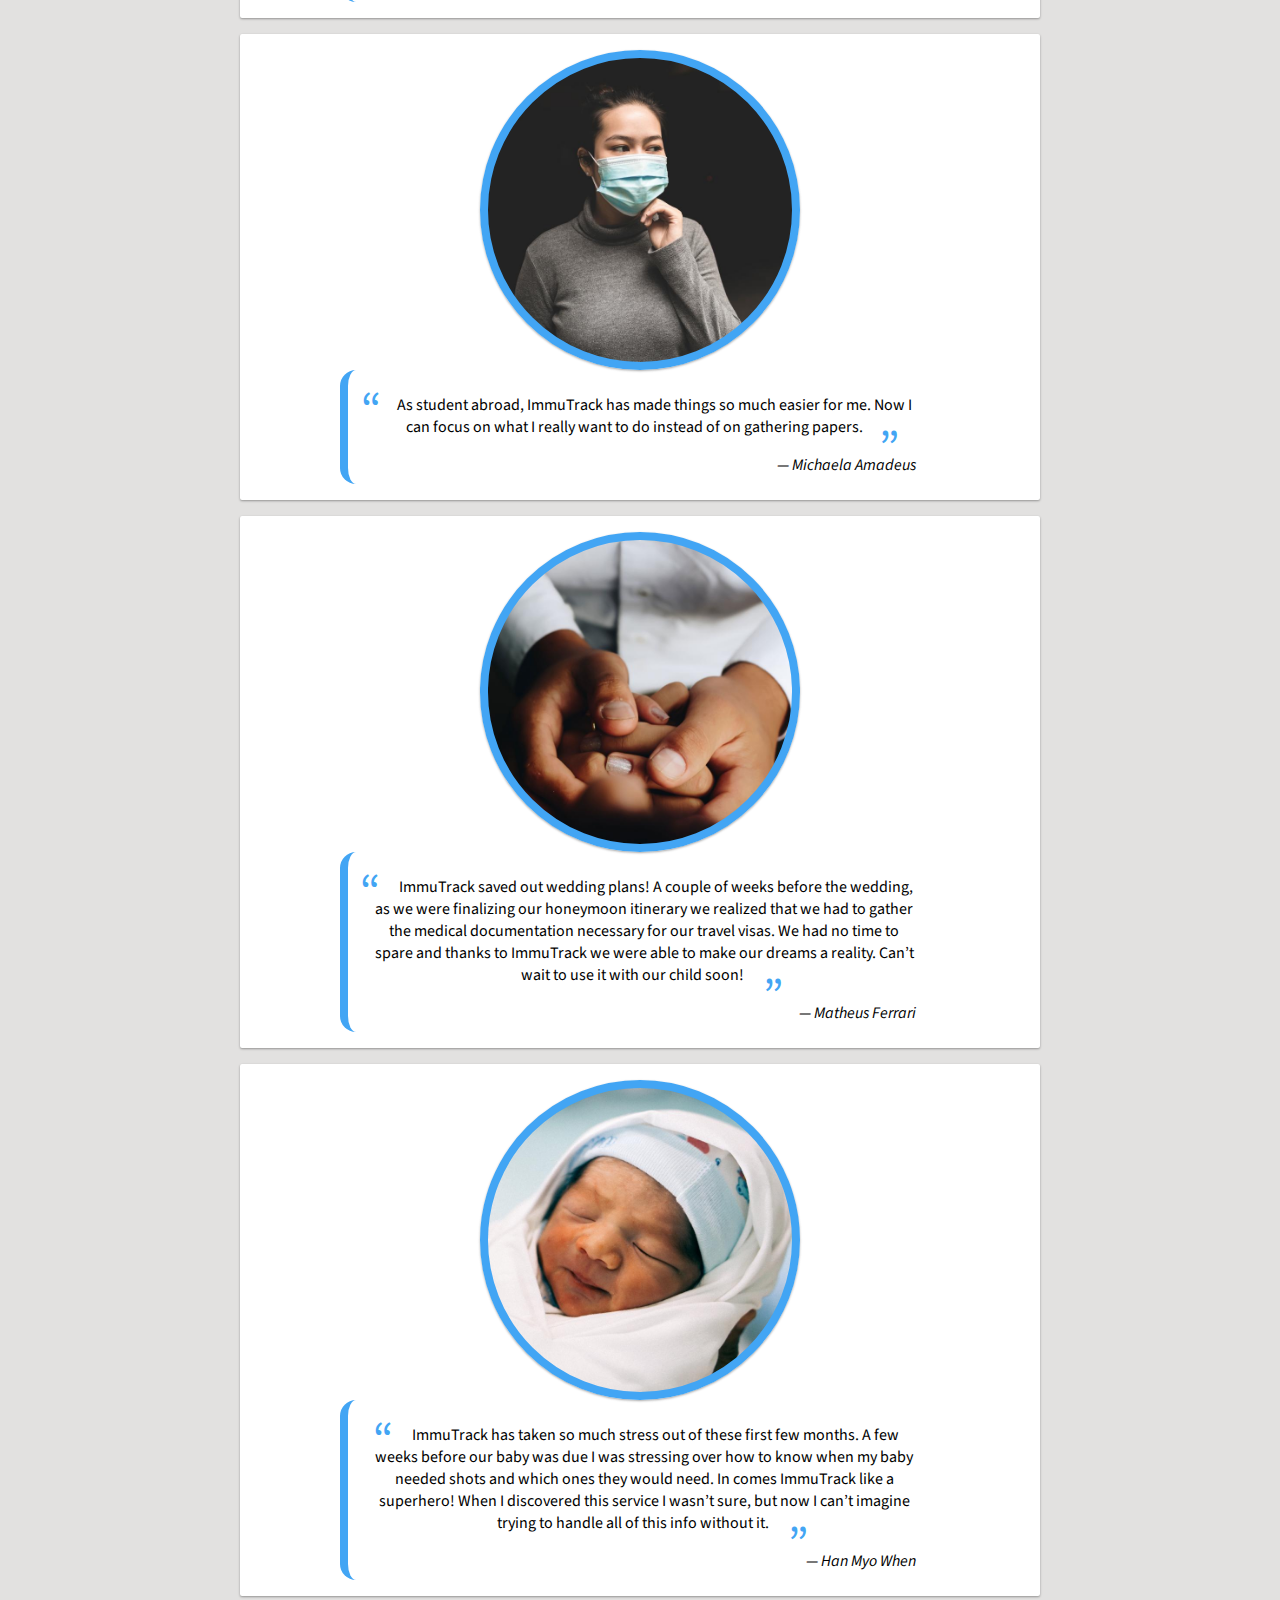
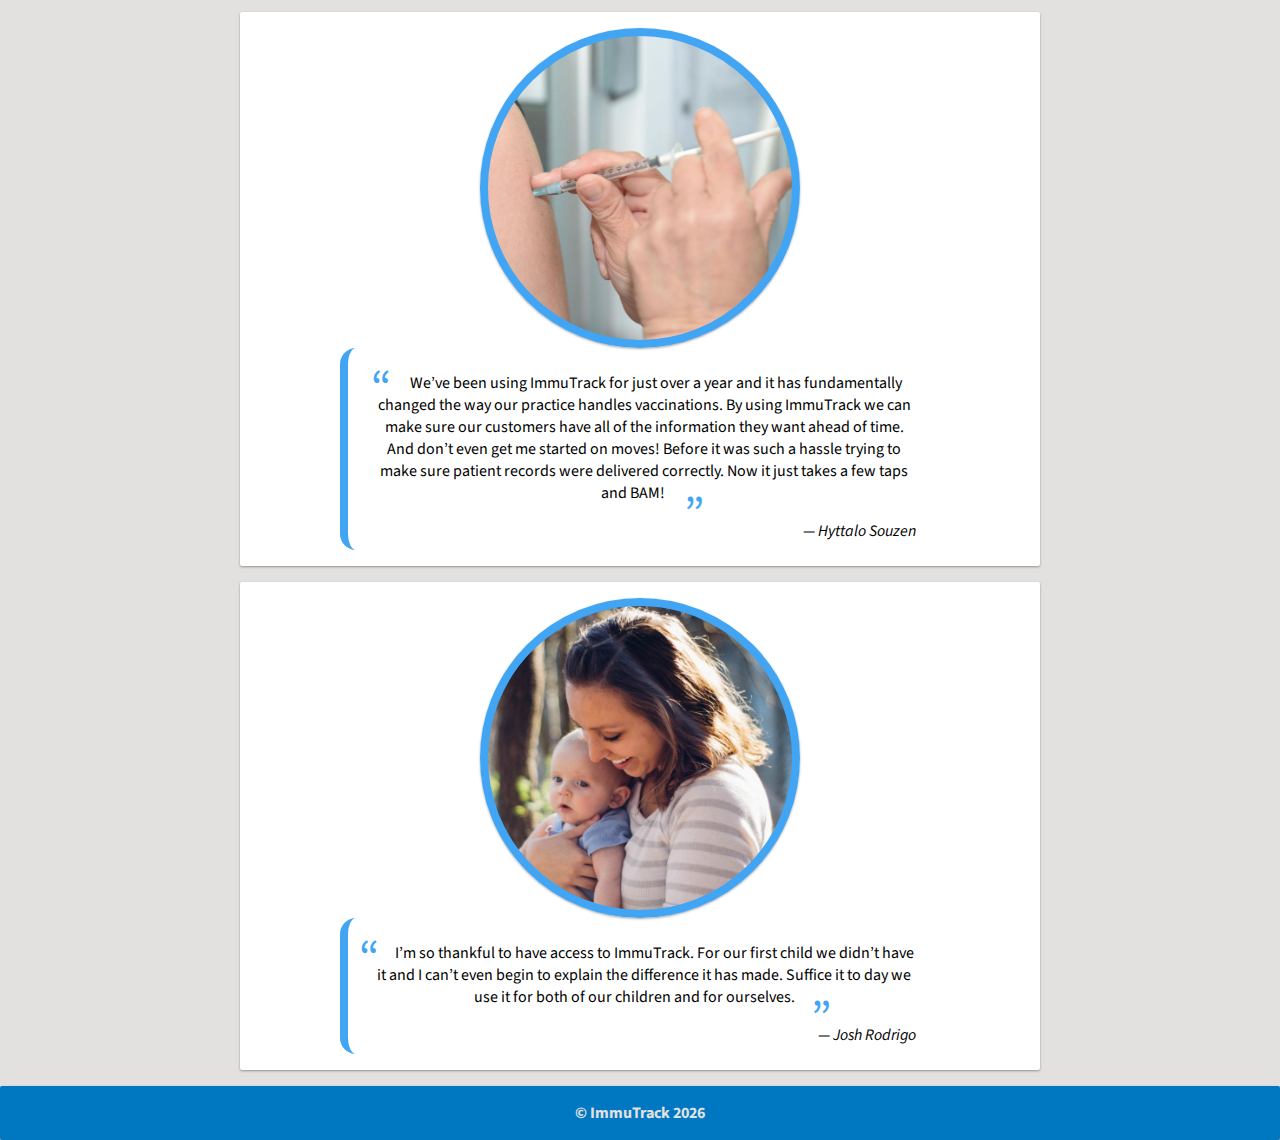
<file: testimonials.html>
<!DOCTYPE html>
<html lang="en">
  <head>
    <meta charset="UTF-8" />
    <meta name="viewport" content="width=device-width, initial-scale=1.0" />
    <meta http-equiv="X-UA-Compatible" content="ie=edge" />
    <title>ImmuTrack | Testimonials</title>

    <link rel="stylesheet" href="css/index.css" />

    <script defer src="js/index.js"></script>
  </head>

  <body class="testimonials">
    <header class="nav-bar">
      <div class="container">
        <p class="open fa fa-bars"><span>Menu</span></p>
        <h1 class="branding"><i class="fas fa-syringe"></i>ImmuTrack</h1>
        <ul class="nav-links">
          <a href="./index.html"><li>Home</li></a>
          <a href="./features.html"><li>Features</li></a>
          <a class="active" href="./testimonials.html"><li>Stories</li></a>
          <a href="./about.html"><li>Our Team</li></a>
          <a class="contact" href="#">
            <li><i class="far fa-envelope"></i></li>
          </a>
        </ul>
        <div class="action-buttons">
          <a href="#" class="join join-button">Join</a>
          <a href="https://confident-bardeen-cd396a.netlify.com/login">Login</a>
        </div>
      </div>
    </header>

    <section class="card join-popup">
      <a class="fa fa-times join-close"></a>
      <h1>Please choose one of the following:</h1>
      <div>
        <a class="join" href="https://confident-bardeen-cd396a.netlify.com/register-patient">
          Join
          <p>as Patient</p>
        </a>
        <a class="join" href="https://confident-bardeen-cd396a.netlify.com/register-provider">
          Join
          <p>as Provider</p>
        </a>
      </div>
    </section>

    <nav class="site-nav">
      <div class="nav-bar">
        <a class="fa fa-times close"></a>
        <h1 class="branding"><i class="fas fa-syringe"></i>ImmuTrack</h1>
      </div>
      <ul class="nav-links">
        <a href="./index.html"><li>Home</li></a>
        <a href="./features.html"><li>Features</li></a>
        <a class="active" href="./testimonials.html"><li>Stories</li></a>
        <a href="./about.html"><li>Our Team</li></a>
        <a class="contact" href="#">
          <li><i class="far fa-envelope"></i></li>
        </a>
      </ul>
      <div class="action-buttons">
        <div class="join-stack">
          <a class="join" href="https://confident-bardeen-cd396a.netlify.com/register-patient">
            Join
            <p>as Patient</p>
          </a>
          <a class="join" href="https://confident-bardeen-cd396a.netlify.com/register-provider">
            Join
            <p>as Provider</p>
          </a>
        </div>
        <a href="https://confident-bardeen-cd396a.netlify.com/login">Login</a>
      </div>
    </nav>

    <div class="card header">
      <div class="card">
        <span class="header-image"></span>
        <p>At ImmuTrack, we know from experience that sometimes it's the little things which make the most difference day-to-day. Read below to see examples of how we've helped other people like you!</p>
      </div>
    </div>

    <article class="card">
      <div class="image">
        <span class="guillermo"></span>
      </div>
      <blockquote>
        <p>I travel frequently for my photography business. Using ImmuTrack has greatly improved my quality of life since I can make sure that I meet all requirements well in advance. No hassle makes for splendid photos!</p>
        <footer>— Guillermo Malo</footer>
      </blockquote>
    </article>
    <article class="card">
      <div class="image">
        <span class="marty"></span>
      </div>
      <blockquote>
        <p>Thanks to ImmuTrack I no longer worry about the extra burden getting my patient’s records might provide. The process is quick and painless which helps everything go just a little smoother.</p>
        <footer>— Marty Vessels</footer>
      </blockquote>
    </article>
    <article class="card">
      <div class="image">
        <span class="michaela"></span>
      </div>
      <blockquote>
        <p>As student abroad, ImmuTrack has made things so much easier for me. Now I can focus on what I really want to do instead of on gathering papers.</p>
        <footer>— Michaela Amadeus</footer>
      </blockquote>
    </article>
    <article class="card">
      <div class="image">
        <span class="matheus"></span>
      </div>
      <blockquote>
        <p>
          ImmuTrack saved out wedding plans! A couple of weeks before the wedding, as we were finalizing our honeymoon itinerary we realized that we had to gather the medical documentation necessary for our travel visas. We had no time to spare and thanks to ImmuTrack we were able to make our dreams
          a reality. Can’t wait to use it with our child soon!
        </p>
        <footer>— Matheus Ferrari</footer>
      </blockquote>
    </article>
    <article class="card">
      <div class="image">
        <span class="han"></span>
      </div>
      <blockquote>
        <p>
          ImmuTrack has taken so much stress out of these first few months. A few weeks before our baby was due I was stressing over how to know when my baby needed shots and which ones they would need. In comes ImmuTrack like a superhero! When I discovered this service I wasn’t sure, but now I
          can’t imagine trying to handle all of this info without it.
        </p>
        <footer>— Han Myo When</footer>
      </blockquote>
    </article>
    <article class="card">
      <div class="image">
        <span class="hyttalo"></span>
      </div>
      <blockquote>
        <p>
          We’ve been using ImmuTrack for just over a year and it has fundamentally changed the way our practice handles vaccinations. By using ImmuTrack we can make sure our customers have all of the information they want ahead of time. And don’t even get me started on moves! Before it was such a
          hassle trying to make sure patient records were delivered correctly. Now it just takes a few taps and BAM!
        </p>
        <footer>— Hyttalo Souzen</footer>
      </blockquote>
    </article>
    <article class="card">
      <div class="image">
        <span class="josh"></span>
      </div>
      <blockquote>
        <p>I’m so thankful to have access to ImmuTrack. For our first child we didn’t have it and I can’t even begin to explain the difference it has made. Suffice it to day we use it for both of our children and for ourselves.</p>
        <footer>— Josh Rodrigo</footer>
      </blockquote>
    </article>

    <footer class="card">
      <p>&copy; ImmuTrack <span class="copyright">YEAR</span></p>
    </footer>
  </body>
</html>
</file>
<file: css/index.css>
@charset "UTF-8";
@import url("https://fonts.googleapis.com/css?family=Rokkitt:100,300,400,500,700,900");
@import url("https://fonts.googleapis.com/css?family=Source+Sans+Pro:200,300,400,600,700,900");
/*!
 * Font Awesome Free 5.8.1 by @fontawesome - https://fontawesome.com
 * License - https://fontawesome.com/license/free (Icons: CC BY 4.0, Fonts: SIL OFL 1.1, Code: MIT License)
 */
.fa,
.fas,
.far,
.fal,
.fab {
  -moz-osx-font-smoothing: grayscale;
  -webkit-font-smoothing: antialiased;
  display: inline-block;
  font-style: normal;
  font-variant: normal;
  text-rendering: auto;
  line-height: 1;
}

.fa-lg {
  font-size: 1.3333333333em;
  line-height: 0.75em;
  vertical-align: -0.0667em;
}

.fa-xs {
  font-size: 0.75em;
}

.fa-sm {
  font-size: 0.875em;
}

.fa-1x {
  font-size: 1em;
}

.fa-2x {
  font-size: 2em;
}

.fa-3x {
  font-size: 3em;
}

.fa-4x {
  font-size: 4em;
}

.fa-5x {
  font-size: 5em;
}

.fa-6x {
  font-size: 6em;
}

.fa-7x {
  font-size: 7em;
}

.fa-8x {
  font-size: 8em;
}

.fa-9x {
  font-size: 9em;
}

.fa-10x {
  font-size: 10em;
}

.fa-fw {
  text-align: center;
  width: 1.25em;
}

.fa-ul {
  list-style-type: none;
  margin-left: 2.5em;
  padding-left: 0;
}
.fa-ul > li {
  position: relative;
}

.fa-li {
  left: -2em;
  position: absolute;
  text-align: center;
  width: 2em;
  line-height: inherit;
}

.fa-border {
  border: solid 0.08em #eee;
  border-radius: 0.1em;
  padding: 0.2em 0.25em 0.15em;
}

.fa-pull-left {
  float: left;
}

.fa-pull-right {
  float: right;
}

.fa.fa-pull-left,
.fas.fa-pull-left,
.far.fa-pull-left,
.fal.fa-pull-left,
.fab.fa-pull-left {
  margin-right: 0.3em;
}
.fa.fa-pull-right,
.fas.fa-pull-right,
.far.fa-pull-right,
.fal.fa-pull-right,
.fab.fa-pull-right {
  margin-left: 0.3em;
}

.fa-spin {
  animation: fa-spin 2s infinite linear;
}

.fa-pulse {
  animation: fa-spin 1s infinite steps(8);
}

@keyframes fa-spin {
  0% {
    transform: rotate(0deg);
  }
  100% {
    transform: rotate(360deg);
  }
}
.fa-rotate-90 {
  -ms-filter: "progid:DXImageTransform.Microsoft.BasicImage(rotation=1)";
  transform: rotate(90deg);
}

.fa-rotate-180 {
  -ms-filter: "progid:DXImageTransform.Microsoft.BasicImage(rotation=2)";
  transform: rotate(180deg);
}

.fa-rotate-270 {
  -ms-filter: "progid:DXImageTransform.Microsoft.BasicImage(rotation=3)";
  transform: rotate(270deg);
}

.fa-flip-horizontal {
  -ms-filter: "progid:DXImageTransform.Microsoft.BasicImage(rotation=0, mirror=1)";
  transform: scale(-1, 1);
}

.fa-flip-vertical {
  -ms-filter: "progid:DXImageTransform.Microsoft.BasicImage(rotation=2, mirror=1)";
  transform: scale(1, -1);
}

.fa-flip-both, .fa-flip-horizontal.fa-flip-vertical {
  -ms-filter: "progid:DXImageTransform.Microsoft.BasicImage(rotation=2, mirror=1)";
  transform: scale(-1, -1);
}

:root .fa-rotate-90,
:root .fa-rotate-180,
:root .fa-rotate-270,
:root .fa-flip-horizontal,
:root .fa-flip-vertical,
:root .fa-flip-both {
  filter: none;
}

.fa-stack {
  display: inline-block;
  height: 2em;
  line-height: 2em;
  position: relative;
  vertical-align: middle;
  width: 2.5em;
}

.fa-stack-1x,
.fa-stack-2x {
  left: 0;
  position: absolute;
  text-align: center;
  width: 100%;
}

.fa-stack-1x {
  line-height: inherit;
}

.fa-stack-2x {
  font-size: 2em;
}

.fa-inverse {
  color: #fff;
}

/* Font Awesome uses the Unicode Private Use Area (PUA) to ensure screen
readers do not read off random characters that represent icons */
.fa-500px:before {
  content: "";
}

.fa-accessible-icon:before {
  content: "";
}

.fa-accusoft:before {
  content: "";
}

.fa-acquisitions-incorporated:before {
  content: "";
}

.fa-ad:before {
  content: "";
}

.fa-address-book:before {
  content: "";
}

.fa-address-card:before {
  content: "";
}

.fa-adjust:before {
  content: "";
}

.fa-adn:before {
  content: "";
}

.fa-adobe:before {
  content: "";
}

.fa-adversal:before {
  content: "";
}

.fa-affiliatetheme:before {
  content: "";
}

.fa-air-freshener:before {
  content: "";
}

.fa-airbnb:before {
  content: "";
}

.fa-algolia:before {
  content: "";
}

.fa-align-center:before {
  content: "";
}

.fa-align-justify:before {
  content: "";
}

.fa-align-left:before {
  content: "";
}

.fa-align-right:before {
  content: "";
}

.fa-alipay:before {
  content: "";
}

.fa-allergies:before {
  content: "";
}

.fa-amazon:before {
  content: "";
}

.fa-amazon-pay:before {
  content: "";
}

.fa-ambulance:before {
  content: "";
}

.fa-american-sign-language-interpreting:before {
  content: "";
}

.fa-amilia:before {
  content: "";
}

.fa-anchor:before {
  content: "";
}

.fa-android:before {
  content: "";
}

.fa-angellist:before {
  content: "";
}

.fa-angle-double-down:before {
  content: "";
}

.fa-angle-double-left:before {
  content: "";
}

.fa-angle-double-right:before {
  content: "";
}

.fa-angle-double-up:before {
  content: "";
}

.fa-angle-down:before {
  content: "";
}

.fa-angle-left:before {
  content: "";
}

.fa-angle-right:before {
  content: "";
}

.fa-angle-up:before {
  content: "";
}

.fa-angry:before {
  content: "";
}

.fa-angrycreative:before {
  content: "";
}

.fa-angular:before {
  content: "";
}

.fa-ankh:before {
  content: "";
}

.fa-app-store:before {
  content: "";
}

.fa-app-store-ios:before {
  content: "";
}

.fa-apper:before {
  content: "";
}

.fa-apple:before {
  content: "";
}

.fa-apple-alt:before {
  content: "";
}

.fa-apple-pay:before {
  content: "";
}

.fa-archive:before {
  content: "";
}

.fa-archway:before {
  content: "";
}

.fa-arrow-alt-circle-down:before {
  content: "";
}

.fa-arrow-alt-circle-left:before {
  content: "";
}

.fa-arrow-alt-circle-right:before {
  content: "";
}

.fa-arrow-alt-circle-up:before {
  content: "";
}

.fa-arrow-circle-down:before {
  content: "";
}

.fa-arrow-circle-left:before {
  content: "";
}

.fa-arrow-circle-right:before {
  content: "";
}

.fa-arrow-circle-up:before {
  content: "";
}

.fa-arrow-down:before {
  content: "";
}

.fa-arrow-left:before {
  content: "";
}

.fa-arrow-right:before {
  content: "";
}

.fa-arrow-up:before {
  content: "";
}

.fa-arrows-alt:before {
  content: "";
}

.fa-arrows-alt-h:before {
  content: "";
}

.fa-arrows-alt-v:before {
  content: "";
}

.fa-artstation:before {
  content: "";
}

.fa-assistive-listening-systems:before {
  content: "";
}

.fa-asterisk:before {
  content: "";
}

.fa-asymmetrik:before {
  content: "";
}

.fa-at:before {
  content: "";
}

.fa-atlas:before {
  content: "";
}

.fa-atlassian:before {
  content: "";
}

.fa-atom:before {
  content: "";
}

.fa-audible:before {
  content: "";
}

.fa-audio-description:before {
  content: "";
}

.fa-autoprefixer:before {
  content: "";
}

.fa-avianex:before {
  content: "";
}

.fa-aviato:before {
  content: "";
}

.fa-award:before {
  content: "";
}

.fa-aws:before {
  content: "";
}

.fa-baby:before {
  content: "";
}

.fa-baby-carriage:before {
  content: "";
}

.fa-backspace:before {
  content: "";
}

.fa-backward:before {
  content: "";
}

.fa-bacon:before {
  content: "";
}

.fa-balance-scale:before {
  content: "";
}

.fa-ban:before {
  content: "";
}

.fa-band-aid:before {
  content: "";
}

.fa-bandcamp:before {
  content: "";
}

.fa-barcode:before {
  content: "";
}

.fa-bars:before {
  content: "";
}

.fa-baseball-ball:before {
  content: "";
}

.fa-basketball-ball:before {
  content: "";
}

.fa-bath:before {
  content: "";
}

.fa-battery-empty:before {
  content: "";
}

.fa-battery-full:before {
  content: "";
}

.fa-battery-half:before {
  content: "";
}

.fa-battery-quarter:before {
  content: "";
}

.fa-battery-three-quarters:before {
  content: "";
}

.fa-battle-net:before {
  content: "";
}

.fa-bed:before {
  content: "";
}

.fa-beer:before {
  content: "";
}

.fa-behance:before {
  content: "";
}

.fa-behance-square:before {
  content: "";
}

.fa-bell:before {
  content: "";
}

.fa-bell-slash:before {
  content: "";
}

.fa-bezier-curve:before {
  content: "";
}

.fa-bible:before {
  content: "";
}

.fa-bicycle:before {
  content: "";
}

.fa-bimobject:before {
  content: "";
}

.fa-binoculars:before {
  content: "";
}

.fa-biohazard:before {
  content: "";
}

.fa-birthday-cake:before {
  content: "";
}

.fa-bitbucket:before {
  content: "";
}

.fa-bitcoin:before {
  content: "";
}

.fa-bity:before {
  content: "";
}

.fa-black-tie:before {
  content: "";
}

.fa-blackberry:before {
  content: "";
}

.fa-blender:before {
  content: "";
}

.fa-blender-phone:before {
  content: "";
}

.fa-blind:before {
  content: "";
}

.fa-blog:before {
  content: "";
}

.fa-blogger:before {
  content: "";
}

.fa-blogger-b:before {
  content: "";
}

.fa-bluetooth:before {
  content: "";
}

.fa-bluetooth-b:before {
  content: "";
}

.fa-bold:before {
  content: "";
}

.fa-bolt:before {
  content: "";
}

.fa-bomb:before {
  content: "";
}

.fa-bone:before {
  content: "";
}

.fa-bong:before {
  content: "";
}

.fa-book:before {
  content: "";
}

.fa-book-dead:before {
  content: "";
}

.fa-book-medical:before {
  content: "";
}

.fa-book-open:before {
  content: "";
}

.fa-book-reader:before {
  content: "";
}

.fa-bookmark:before {
  content: "";
}

.fa-bootstrap:before {
  content: "";
}

.fa-bowling-ball:before {
  content: "";
}

.fa-box:before {
  content: "";
}

.fa-box-open:before {
  content: "";
}

.fa-boxes:before {
  content: "";
}

.fa-braille:before {
  content: "";
}

.fa-brain:before {
  content: "";
}

.fa-bread-slice:before {
  content: "";
}

.fa-briefcase:before {
  content: "";
}

.fa-briefcase-medical:before {
  content: "";
}

.fa-broadcast-tower:before {
  content: "";
}

.fa-broom:before {
  content: "";
}

.fa-brush:before {
  content: "";
}

.fa-btc:before {
  content: "";
}

.fa-buffer:before {
  content: "";
}

.fa-bug:before {
  content: "";
}

.fa-building:before {
  content: "";
}

.fa-bullhorn:before {
  content: "";
}

.fa-bullseye:before {
  content: "";
}

.fa-burn:before {
  content: "";
}

.fa-buromobelexperte:before {
  content: "";
}

.fa-bus:before {
  content: "";
}

.fa-bus-alt:before {
  content: "";
}

.fa-business-time:before {
  content: "";
}

.fa-buysellads:before {
  content: "";
}

.fa-calculator:before {
  content: "";
}

.fa-calendar:before {
  content: "";
}

.fa-calendar-alt:before {
  content: "";
}

.fa-calendar-check:before {
  content: "";
}

.fa-calendar-day:before {
  content: "";
}

.fa-calendar-minus:before {
  content: "";
}

.fa-calendar-plus:before {
  content: "";
}

.fa-calendar-times:before {
  content: "";
}

.fa-calendar-week:before {
  content: "";
}

.fa-camera:before {
  content: "";
}

.fa-camera-retro:before {
  content: "";
}

.fa-campground:before {
  content: "";
}

.fa-canadian-maple-leaf:before {
  content: "";
}

.fa-candy-cane:before {
  content: "";
}

.fa-cannabis:before {
  content: "";
}

.fa-capsules:before {
  content: "";
}

.fa-car:before {
  content: "";
}

.fa-car-alt:before {
  content: "";
}

.fa-car-battery:before {
  content: "";
}

.fa-car-crash:before {
  content: "";
}

.fa-car-side:before {
  content: "";
}

.fa-caret-down:before {
  content: "";
}

.fa-caret-left:before {
  content: "";
}

.fa-caret-right:before {
  content: "";
}

.fa-caret-square-down:before {
  content: "";
}

.fa-caret-square-left:before {
  content: "";
}

.fa-caret-square-right:before {
  content: "";
}

.fa-caret-square-up:before {
  content: "";
}

.fa-caret-up:before {
  content: "";
}

.fa-carrot:before {
  content: "";
}

.fa-cart-arrow-down:before {
  content: "";
}

.fa-cart-plus:before {
  content: "";
}

.fa-cash-register:before {
  content: "";
}

.fa-cat:before {
  content: "";
}

.fa-cc-amazon-pay:before {
  content: "";
}

.fa-cc-amex:before {
  content: "";
}

.fa-cc-apple-pay:before {
  content: "";
}

.fa-cc-diners-club:before {
  content: "";
}

.fa-cc-discover:before {
  content: "";
}

.fa-cc-jcb:before {
  content: "";
}

.fa-cc-mastercard:before {
  content: "";
}

.fa-cc-paypal:before {
  content: "";
}

.fa-cc-stripe:before {
  content: "";
}

.fa-cc-visa:before {
  content: "";
}

.fa-centercode:before {
  content: "";
}

.fa-centos:before {
  content: "";
}

.fa-certificate:before {
  content: "";
}

.fa-chair:before {
  content: "";
}

.fa-chalkboard:before {
  content: "";
}

.fa-chalkboard-teacher:before {
  content: "";
}

.fa-charging-station:before {
  content: "";
}

.fa-chart-area:before {
  content: "";
}

.fa-chart-bar:before {
  content: "";
}

.fa-chart-line:before {
  content: "";
}

.fa-chart-pie:before {
  content: "";
}

.fa-check:before {
  content: "";
}

.fa-check-circle:before {
  content: "";
}

.fa-check-double:before {
  content: "";
}

.fa-check-square:before {
  content: "";
}

.fa-cheese:before {
  content: "";
}

.fa-chess:before {
  content: "";
}

.fa-chess-bishop:before {
  content: "";
}

.fa-chess-board:before {
  content: "";
}

.fa-chess-king:before {
  content: "";
}

.fa-chess-knight:before {
  content: "";
}

.fa-chess-pawn:before {
  content: "";
}

.fa-chess-queen:before {
  content: "";
}

.fa-chess-rook:before {
  content: "";
}

.fa-chevron-circle-down:before {
  content: "";
}

.fa-chevron-circle-left:before {
  content: "";
}

.fa-chevron-circle-right:before {
  content: "";
}

.fa-chevron-circle-up:before {
  content: "";
}

.fa-chevron-down:before {
  content: "";
}

.fa-chevron-left:before {
  content: "";
}

.fa-chevron-right:before {
  content: "";
}

.fa-chevron-up:before {
  content: "";
}

.fa-child:before {
  content: "";
}

.fa-chrome:before {
  content: "";
}

.fa-chromecast:before {
  content: "";
}

.fa-church:before {
  content: "";
}

.fa-circle:before {
  content: "";
}

.fa-circle-notch:before {
  content: "";
}

.fa-city:before {
  content: "";
}

.fa-clinic-medical:before {
  content: "";
}

.fa-clipboard:before {
  content: "";
}

.fa-clipboard-check:before {
  content: "";
}

.fa-clipboard-list:before {
  content: "";
}

.fa-clock:before {
  content: "";
}

.fa-clone:before {
  content: "";
}

.fa-closed-captioning:before {
  content: "";
}

.fa-cloud:before {
  content: "";
}

.fa-cloud-download-alt:before {
  content: "";
}

.fa-cloud-meatball:before {
  content: "";
}

.fa-cloud-moon:before {
  content: "";
}

.fa-cloud-moon-rain:before {
  content: "";
}

.fa-cloud-rain:before {
  content: "";
}

.fa-cloud-showers-heavy:before {
  content: "";
}

.fa-cloud-sun:before {
  content: "";
}

.fa-cloud-sun-rain:before {
  content: "";
}

.fa-cloud-upload-alt:before {
  content: "";
}

.fa-cloudscale:before {
  content: "";
}

.fa-cloudsmith:before {
  content: "";
}

.fa-cloudversify:before {
  content: "";
}

.fa-cocktail:before {
  content: "";
}

.fa-code:before {
  content: "";
}

.fa-code-branch:before {
  content: "";
}

.fa-codepen:before {
  content: "";
}

.fa-codiepie:before {
  content: "";
}

.fa-coffee:before {
  content: "";
}

.fa-cog:before {
  content: "";
}

.fa-cogs:before {
  content: "";
}

.fa-coins:before {
  content: "";
}

.fa-columns:before {
  content: "";
}

.fa-comment:before {
  content: "";
}

.fa-comment-alt:before {
  content: "";
}

.fa-comment-dollar:before {
  content: "";
}

.fa-comment-dots:before {
  content: "";
}

.fa-comment-medical:before {
  content: "";
}

.fa-comment-slash:before {
  content: "";
}

.fa-comments:before {
  content: "";
}

.fa-comments-dollar:before {
  content: "";
}

.fa-compact-disc:before {
  content: "";
}

.fa-compass:before {
  content: "";
}

.fa-compress:before {
  content: "";
}

.fa-compress-arrows-alt:before {
  content: "";
}

.fa-concierge-bell:before {
  content: "";
}

.fa-confluence:before {
  content: "";
}

.fa-connectdevelop:before {
  content: "";
}

.fa-contao:before {
  content: "";
}

.fa-cookie:before {
  content: "";
}

.fa-cookie-bite:before {
  content: "";
}

.fa-copy:before {
  content: "";
}

.fa-copyright:before {
  content: "";
}

.fa-couch:before {
  content: "";
}

.fa-cpanel:before {
  content: "";
}

.fa-creative-commons:before {
  content: "";
}

.fa-creative-commons-by:before {
  content: "";
}

.fa-creative-commons-nc:before {
  content: "";
}

.fa-creative-commons-nc-eu:before {
  content: "";
}

.fa-creative-commons-nc-jp:before {
  content: "";
}

.fa-creative-commons-nd:before {
  content: "";
}

.fa-creative-commons-pd:before {
  content: "";
}

.fa-creative-commons-pd-alt:before {
  content: "";
}

.fa-creative-commons-remix:before {
  content: "";
}

.fa-creative-commons-sa:before {
  content: "";
}

.fa-creative-commons-sampling:before {
  content: "";
}

.fa-creative-commons-sampling-plus:before {
  content: "";
}

.fa-creative-commons-share:before {
  content: "";
}

.fa-creative-commons-zero:before {
  content: "";
}

.fa-credit-card:before {
  content: "";
}

.fa-critical-role:before {
  content: "";
}

.fa-crop:before {
  content: "";
}

.fa-crop-alt:before {
  content: "";
}

.fa-cross:before {
  content: "";
}

.fa-crosshairs:before {
  content: "";
}

.fa-crow:before {
  content: "";
}

.fa-crown:before {
  content: "";
}

.fa-crutch:before {
  content: "";
}

.fa-css3:before {
  content: "";
}

.fa-css3-alt:before {
  content: "";
}

.fa-cube:before {
  content: "";
}

.fa-cubes:before {
  content: "";
}

.fa-cut:before {
  content: "";
}

.fa-cuttlefish:before {
  content: "";
}

.fa-d-and-d:before {
  content: "";
}

.fa-d-and-d-beyond:before {
  content: "";
}

.fa-dashcube:before {
  content: "";
}

.fa-database:before {
  content: "";
}

.fa-deaf:before {
  content: "";
}

.fa-delicious:before {
  content: "";
}

.fa-democrat:before {
  content: "";
}

.fa-deploydog:before {
  content: "";
}

.fa-deskpro:before {
  content: "";
}

.fa-desktop:before {
  content: "";
}

.fa-dev:before {
  content: "";
}

.fa-deviantart:before {
  content: "";
}

.fa-dharmachakra:before {
  content: "";
}

.fa-dhl:before {
  content: "";
}

.fa-diagnoses:before {
  content: "";
}

.fa-diaspora:before {
  content: "";
}

.fa-dice:before {
  content: "";
}

.fa-dice-d20:before {
  content: "";
}

.fa-dice-d6:before {
  content: "";
}

.fa-dice-five:before {
  content: "";
}

.fa-dice-four:before {
  content: "";
}

.fa-dice-one:before {
  content: "";
}

.fa-dice-six:before {
  content: "";
}

.fa-dice-three:before {
  content: "";
}

.fa-dice-two:before {
  content: "";
}

.fa-digg:before {
  content: "";
}

.fa-digital-ocean:before {
  content: "";
}

.fa-digital-tachograph:before {
  content: "";
}

.fa-directions:before {
  content: "";
}

.fa-discord:before {
  content: "";
}

.fa-discourse:before {
  content: "";
}

.fa-divide:before {
  content: "";
}

.fa-dizzy:before {
  content: "";
}

.fa-dna:before {
  content: "";
}

.fa-dochub:before {
  content: "";
}

.fa-docker:before {
  content: "";
}

.fa-dog:before {
  content: "";
}

.fa-dollar-sign:before {
  content: "";
}

.fa-dolly:before {
  content: "";
}

.fa-dolly-flatbed:before {
  content: "";
}

.fa-donate:before {
  content: "";
}

.fa-door-closed:before {
  content: "";
}

.fa-door-open:before {
  content: "";
}

.fa-dot-circle:before {
  content: "";
}

.fa-dove:before {
  content: "";
}

.fa-download:before {
  content: "";
}

.fa-draft2digital:before {
  content: "";
}

.fa-drafting-compass:before {
  content: "";
}

.fa-dragon:before {
  content: "";
}

.fa-draw-polygon:before {
  content: "";
}

.fa-dribbble:before {
  content: "";
}

.fa-dribbble-square:before {
  content: "";
}

.fa-dropbox:before {
  content: "";
}

.fa-drum:before {
  content: "";
}

.fa-drum-steelpan:before {
  content: "";
}

.fa-drumstick-bite:before {
  content: "";
}

.fa-drupal:before {
  content: "";
}

.fa-dumbbell:before {
  content: "";
}

.fa-dumpster:before {
  content: "";
}

.fa-dumpster-fire:before {
  content: "";
}

.fa-dungeon:before {
  content: "";
}

.fa-dyalog:before {
  content: "";
}

.fa-earlybirds:before {
  content: "";
}

.fa-ebay:before {
  content: "";
}

.fa-edge:before {
  content: "";
}

.fa-edit:before {
  content: "";
}

.fa-egg:before {
  content: "";
}

.fa-eject:before {
  content: "";
}

.fa-elementor:before {
  content: "";
}

.fa-ellipsis-h:before {
  content: "";
}

.fa-ellipsis-v:before {
  content: "";
}

.fa-ello:before {
  content: "";
}

.fa-ember:before {
  content: "";
}

.fa-empire:before {
  content: "";
}

.fa-envelope:before {
  content: "";
}

.fa-envelope-open:before {
  content: "";
}

.fa-envelope-open-text:before {
  content: "";
}

.fa-envelope-square:before {
  content: "";
}

.fa-envira:before {
  content: "";
}

.fa-equals:before {
  content: "";
}

.fa-eraser:before {
  content: "";
}

.fa-erlang:before {
  content: "";
}

.fa-ethereum:before {
  content: "";
}

.fa-ethernet:before {
  content: "";
}

.fa-etsy:before {
  content: "";
}

.fa-euro-sign:before {
  content: "";
}

.fa-evernote:before {
  content: "";
}

.fa-exchange-alt:before {
  content: "";
}

.fa-exclamation:before {
  content: "";
}

.fa-exclamation-circle:before {
  content: "";
}

.fa-exclamation-triangle:before {
  content: "";
}

.fa-expand:before {
  content: "";
}

.fa-expand-arrows-alt:before {
  content: "";
}

.fa-expeditedssl:before {
  content: "";
}

.fa-external-link-alt:before {
  content: "";
}

.fa-external-link-square-alt:before {
  content: "";
}

.fa-eye:before {
  content: "";
}

.fa-eye-dropper:before {
  content: "";
}

.fa-eye-slash:before {
  content: "";
}

.fa-facebook:before {
  content: "";
}

.fa-facebook-f:before {
  content: "";
}

.fa-facebook-messenger:before {
  content: "";
}

.fa-facebook-square:before {
  content: "";
}

.fa-fantasy-flight-games:before {
  content: "";
}

.fa-fast-backward:before {
  content: "";
}

.fa-fast-forward:before {
  content: "";
}

.fa-fax:before {
  content: "";
}

.fa-feather:before {
  content: "";
}

.fa-feather-alt:before {
  content: "";
}

.fa-fedex:before {
  content: "";
}

.fa-fedora:before {
  content: "";
}

.fa-female:before {
  content: "";
}

.fa-fighter-jet:before {
  content: "";
}

.fa-figma:before {
  content: "";
}

.fa-file:before {
  content: "";
}

.fa-file-alt:before {
  content: "";
}

.fa-file-archive:before {
  content: "";
}

.fa-file-audio:before {
  content: "";
}

.fa-file-code:before {
  content: "";
}

.fa-file-contract:before {
  content: "";
}

.fa-file-csv:before {
  content: "";
}

.fa-file-download:before {
  content: "";
}

.fa-file-excel:before {
  content: "";
}

.fa-file-export:before {
  content: "";
}

.fa-file-image:before {
  content: "";
}

.fa-file-import:before {
  content: "";
}

.fa-file-invoice:before {
  content: "";
}

.fa-file-invoice-dollar:before {
  content: "";
}

.fa-file-medical:before {
  content: "";
}

.fa-file-medical-alt:before {
  content: "";
}

.fa-file-pdf:before {
  content: "";
}

.fa-file-powerpoint:before {
  content: "";
}

.fa-file-prescription:before {
  content: "";
}

.fa-file-signature:before {
  content: "";
}

.fa-file-upload:before {
  content: "";
}

.fa-file-video:before {
  content: "";
}

.fa-file-word:before {
  content: "";
}

.fa-fill:before {
  content: "";
}

.fa-fill-drip:before {
  content: "";
}

.fa-film:before {
  content: "";
}

.fa-filter:before {
  content: "";
}

.fa-fingerprint:before {
  content: "";
}

.fa-fire:before {
  content: "";
}

.fa-fire-alt:before {
  content: "";
}

.fa-fire-extinguisher:before {
  content: "";
}

.fa-firefox:before {
  content: "";
}

.fa-first-aid:before {
  content: "";
}

.fa-first-order:before {
  content: "";
}

.fa-first-order-alt:before {
  content: "";
}

.fa-firstdraft:before {
  content: "";
}

.fa-fish:before {
  content: "";
}

.fa-fist-raised:before {
  content: "";
}

.fa-flag:before {
  content: "";
}

.fa-flag-checkered:before {
  content: "";
}

.fa-flag-usa:before {
  content: "";
}

.fa-flask:before {
  content: "";
}

.fa-flickr:before {
  content: "";
}

.fa-flipboard:before {
  content: "";
}

.fa-flushed:before {
  content: "";
}

.fa-fly:before {
  content: "";
}

.fa-folder:before {
  content: "";
}

.fa-folder-minus:before {
  content: "";
}

.fa-folder-open:before {
  content: "";
}

.fa-folder-plus:before {
  content: "";
}

.fa-font:before {
  content: "";
}

.fa-font-awesome:before {
  content: "";
}

.fa-font-awesome-alt:before {
  content: "";
}

.fa-font-awesome-flag:before {
  content: "";
}

.fa-font-awesome-logo-full:before {
  content: "";
}

.fa-fonticons:before {
  content: "";
}

.fa-fonticons-fi:before {
  content: "";
}

.fa-football-ball:before {
  content: "";
}

.fa-fort-awesome:before {
  content: "";
}

.fa-fort-awesome-alt:before {
  content: "";
}

.fa-forumbee:before {
  content: "";
}

.fa-forward:before {
  content: "";
}

.fa-foursquare:before {
  content: "";
}

.fa-free-code-camp:before {
  content: "";
}

.fa-freebsd:before {
  content: "";
}

.fa-frog:before {
  content: "";
}

.fa-frown:before {
  content: "";
}

.fa-frown-open:before {
  content: "";
}

.fa-fulcrum:before {
  content: "";
}

.fa-funnel-dollar:before {
  content: "";
}

.fa-futbol:before {
  content: "";
}

.fa-galactic-republic:before {
  content: "";
}

.fa-galactic-senate:before {
  content: "";
}

.fa-gamepad:before {
  content: "";
}

.fa-gas-pump:before {
  content: "";
}

.fa-gavel:before {
  content: "";
}

.fa-gem:before {
  content: "";
}

.fa-genderless:before {
  content: "";
}

.fa-get-pocket:before {
  content: "";
}

.fa-gg:before {
  content: "";
}

.fa-gg-circle:before {
  content: "";
}

.fa-ghost:before {
  content: "";
}

.fa-gift:before {
  content: "";
}

.fa-gifts:before {
  content: "";
}

.fa-git:before {
  content: "";
}

.fa-git-square:before {
  content: "";
}

.fa-github:before {
  content: "";
}

.fa-github-alt:before {
  content: "";
}

.fa-github-square:before {
  content: "";
}

.fa-gitkraken:before {
  content: "";
}

.fa-gitlab:before {
  content: "";
}

.fa-gitter:before {
  content: "";
}

.fa-glass-cheers:before {
  content: "";
}

.fa-glass-martini:before {
  content: "";
}

.fa-glass-martini-alt:before {
  content: "";
}

.fa-glass-whiskey:before {
  content: "";
}

.fa-glasses:before {
  content: "";
}

.fa-glide:before {
  content: "";
}

.fa-glide-g:before {
  content: "";
}

.fa-globe:before {
  content: "";
}

.fa-globe-africa:before {
  content: "";
}

.fa-globe-americas:before {
  content: "";
}

.fa-globe-asia:before {
  content: "";
}

.fa-globe-europe:before {
  content: "";
}

.fa-gofore:before {
  content: "";
}

.fa-golf-ball:before {
  content: "";
}

.fa-goodreads:before {
  content: "";
}

.fa-goodreads-g:before {
  content: "";
}

.fa-google:before {
  content: "";
}

.fa-google-drive:before {
  content: "";
}

.fa-google-play:before {
  content: "";
}

.fa-google-plus:before {
  content: "";
}

.fa-google-plus-g:before {
  content: "";
}

.fa-google-plus-square:before {
  content: "";
}

.fa-google-wallet:before {
  content: "";
}

.fa-gopuram:before {
  content: "";
}

.fa-graduation-cap:before {
  content: "";
}

.fa-gratipay:before {
  content: "";
}

.fa-grav:before {
  content: "";
}

.fa-greater-than:before {
  content: "";
}

.fa-greater-than-equal:before {
  content: "";
}

.fa-grimace:before {
  content: "";
}

.fa-grin:before {
  content: "";
}

.fa-grin-alt:before {
  content: "";
}

.fa-grin-beam:before {
  content: "";
}

.fa-grin-beam-sweat:before {
  content: "";
}

.fa-grin-hearts:before {
  content: "";
}

.fa-grin-squint:before {
  content: "";
}

.fa-grin-squint-tears:before {
  content: "";
}

.fa-grin-stars:before {
  content: "";
}

.fa-grin-tears:before {
  content: "";
}

.fa-grin-tongue:before {
  content: "";
}

.fa-grin-tongue-squint:before {
  content: "";
}

.fa-grin-tongue-wink:before {
  content: "";
}

.fa-grin-wink:before {
  content: "";
}

.fa-grip-horizontal:before {
  content: "";
}

.fa-grip-lines:before {
  content: "";
}

.fa-grip-lines-vertical:before {
  content: "";
}

.fa-grip-vertical:before {
  content: "";
}

.fa-gripfire:before {
  content: "";
}

.fa-grunt:before {
  content: "";
}

.fa-guitar:before {
  content: "";
}

.fa-gulp:before {
  content: "";
}

.fa-h-square:before {
  content: "";
}

.fa-hacker-news:before {
  content: "";
}

.fa-hacker-news-square:before {
  content: "";
}

.fa-hackerrank:before {
  content: "";
}

.fa-hamburger:before {
  content: "";
}

.fa-hammer:before {
  content: "";
}

.fa-hamsa:before {
  content: "";
}

.fa-hand-holding:before {
  content: "";
}

.fa-hand-holding-heart:before {
  content: "";
}

.fa-hand-holding-usd:before {
  content: "";
}

.fa-hand-lizard:before {
  content: "";
}

.fa-hand-middle-finger:before {
  content: "";
}

.fa-hand-paper:before {
  content: "";
}

.fa-hand-peace:before {
  content: "";
}

.fa-hand-point-down:before {
  content: "";
}

.fa-hand-point-left:before {
  content: "";
}

.fa-hand-point-right:before {
  content: "";
}

.fa-hand-point-up:before {
  content: "";
}

.fa-hand-pointer:before {
  content: "";
}

.fa-hand-rock:before {
  content: "";
}

.fa-hand-scissors:before {
  content: "";
}

.fa-hand-spock:before {
  content: "";
}

.fa-hands:before {
  content: "";
}

.fa-hands-helping:before {
  content: "";
}

.fa-handshake:before {
  content: "";
}

.fa-hanukiah:before {
  content: "";
}

.fa-hard-hat:before {
  content: "";
}

.fa-hashtag:before {
  content: "";
}

.fa-hat-wizard:before {
  content: "";
}

.fa-haykal:before {
  content: "";
}

.fa-hdd:before {
  content: "";
}

.fa-heading:before {
  content: "";
}

.fa-headphones:before {
  content: "";
}

.fa-headphones-alt:before {
  content: "";
}

.fa-headset:before {
  content: "";
}

.fa-heart:before {
  content: "";
}

.fa-heart-broken:before {
  content: "";
}

.fa-heartbeat:before {
  content: "";
}

.fa-helicopter:before {
  content: "";
}

.fa-highlighter:before {
  content: "";
}

.fa-hiking:before {
  content: "";
}

.fa-hippo:before {
  content: "";
}

.fa-hips:before {
  content: "";
}

.fa-hire-a-helper:before {
  content: "";
}

.fa-history:before {
  content: "";
}

.fa-hockey-puck:before {
  content: "";
}

.fa-holly-berry:before {
  content: "";
}

.fa-home:before {
  content: "";
}

.fa-hooli:before {
  content: "";
}

.fa-hornbill:before {
  content: "";
}

.fa-horse:before {
  content: "";
}

.fa-horse-head:before {
  content: "";
}

.fa-hospital:before {
  content: "";
}

.fa-hospital-alt:before {
  content: "";
}

.fa-hospital-symbol:before {
  content: "";
}

.fa-hot-tub:before {
  content: "";
}

.fa-hotdog:before {
  content: "";
}

.fa-hotel:before {
  content: "";
}

.fa-hotjar:before {
  content: "";
}

.fa-hourglass:before {
  content: "";
}

.fa-hourglass-end:before {
  content: "";
}

.fa-hourglass-half:before {
  content: "";
}

.fa-hourglass-start:before {
  content: "";
}

.fa-house-damage:before {
  content: "";
}

.fa-houzz:before {
  content: "";
}

.fa-hryvnia:before {
  content: "";
}

.fa-html5:before {
  content: "";
}

.fa-hubspot:before {
  content: "";
}

.fa-i-cursor:before {
  content: "";
}

.fa-ice-cream:before {
  content: "";
}

.fa-icicles:before {
  content: "";
}

.fa-id-badge:before {
  content: "";
}

.fa-id-card:before {
  content: "";
}

.fa-id-card-alt:before {
  content: "";
}

.fa-igloo:before {
  content: "";
}

.fa-image:before {
  content: "";
}

.fa-images:before {
  content: "";
}

.fa-imdb:before {
  content: "";
}

.fa-inbox:before {
  content: "";
}

.fa-indent:before {
  content: "";
}

.fa-industry:before {
  content: "";
}

.fa-infinity:before {
  content: "";
}

.fa-info:before {
  content: "";
}

.fa-info-circle:before {
  content: "";
}

.fa-instagram:before {
  content: "";
}

.fa-intercom:before {
  content: "";
}

.fa-internet-explorer:before {
  content: "";
}

.fa-invision:before {
  content: "";
}

.fa-ioxhost:before {
  content: "";
}

.fa-italic:before {
  content: "";
}

.fa-itch-io:before {
  content: "";
}

.fa-itunes:before {
  content: "";
}

.fa-itunes-note:before {
  content: "";
}

.fa-java:before {
  content: "";
}

.fa-jedi:before {
  content: "";
}

.fa-jedi-order:before {
  content: "";
}

.fa-jenkins:before {
  content: "";
}

.fa-jira:before {
  content: "";
}

.fa-joget:before {
  content: "";
}

.fa-joint:before {
  content: "";
}

.fa-joomla:before {
  content: "";
}

.fa-journal-whills:before {
  content: "";
}

.fa-js:before {
  content: "";
}

.fa-js-square:before {
  content: "";
}

.fa-jsfiddle:before {
  content: "";
}

.fa-kaaba:before {
  content: "";
}

.fa-kaggle:before {
  content: "";
}

.fa-key:before {
  content: "";
}

.fa-keybase:before {
  content: "";
}

.fa-keyboard:before {
  content: "";
}

.fa-keycdn:before {
  content: "";
}

.fa-khanda:before {
  content: "";
}

.fa-kickstarter:before {
  content: "";
}

.fa-kickstarter-k:before {
  content: "";
}

.fa-kiss:before {
  content: "";
}

.fa-kiss-beam:before {
  content: "";
}

.fa-kiss-wink-heart:before {
  content: "";
}

.fa-kiwi-bird:before {
  content: "";
}

.fa-korvue:before {
  content: "";
}

.fa-landmark:before {
  content: "";
}

.fa-language:before {
  content: "";
}

.fa-laptop:before {
  content: "";
}

.fa-laptop-code:before {
  content: "";
}

.fa-laptop-medical:before {
  content: "";
}

.fa-laravel:before {
  content: "";
}

.fa-lastfm:before {
  content: "";
}

.fa-lastfm-square:before {
  content: "";
}

.fa-laugh:before {
  content: "";
}

.fa-laugh-beam:before {
  content: "";
}

.fa-laugh-squint:before {
  content: "";
}

.fa-laugh-wink:before {
  content: "";
}

.fa-layer-group:before {
  content: "";
}

.fa-leaf:before {
  content: "";
}

.fa-leanpub:before {
  content: "";
}

.fa-lemon:before {
  content: "";
}

.fa-less:before {
  content: "";
}

.fa-less-than:before {
  content: "";
}

.fa-less-than-equal:before {
  content: "";
}

.fa-level-down-alt:before {
  content: "";
}

.fa-level-up-alt:before {
  content: "";
}

.fa-life-ring:before {
  content: "";
}

.fa-lightbulb:before {
  content: "";
}

.fa-line:before {
  content: "";
}

.fa-link:before {
  content: "";
}

.fa-linkedin:before {
  content: "";
}

.fa-linkedin-in:before {
  content: "";
}

.fa-linode:before {
  content: "";
}

.fa-linux:before {
  content: "";
}

.fa-lira-sign:before {
  content: "";
}

.fa-list:before {
  content: "";
}

.fa-list-alt:before {
  content: "";
}

.fa-list-ol:before {
  content: "";
}

.fa-list-ul:before {
  content: "";
}

.fa-location-arrow:before {
  content: "";
}

.fa-lock:before {
  content: "";
}

.fa-lock-open:before {
  content: "";
}

.fa-long-arrow-alt-down:before {
  content: "";
}

.fa-long-arrow-alt-left:before {
  content: "";
}

.fa-long-arrow-alt-right:before {
  content: "";
}

.fa-long-arrow-alt-up:before {
  content: "";
}

.fa-low-vision:before {
  content: "";
}

.fa-luggage-cart:before {
  content: "";
}

.fa-lyft:before {
  content: "";
}

.fa-magento:before {
  content: "";
}

.fa-magic:before {
  content: "";
}

.fa-magnet:before {
  content: "";
}

.fa-mail-bulk:before {
  content: "";
}

.fa-mailchimp:before {
  content: "";
}

.fa-male:before {
  content: "";
}

.fa-mandalorian:before {
  content: "";
}

.fa-map:before {
  content: "";
}

.fa-map-marked:before {
  content: "";
}

.fa-map-marked-alt:before {
  content: "";
}

.fa-map-marker:before {
  content: "";
}

.fa-map-marker-alt:before {
  content: "";
}

.fa-map-pin:before {
  content: "";
}

.fa-map-signs:before {
  content: "";
}

.fa-markdown:before {
  content: "";
}

.fa-marker:before {
  content: "";
}

.fa-mars:before {
  content: "";
}

.fa-mars-double:before {
  content: "";
}

.fa-mars-stroke:before {
  content: "";
}

.fa-mars-stroke-h:before {
  content: "";
}

.fa-mars-stroke-v:before {
  content: "";
}

.fa-mask:before {
  content: "";
}

.fa-mastodon:before {
  content: "";
}

.fa-maxcdn:before {
  content: "";
}

.fa-medal:before {
  content: "";
}

.fa-medapps:before {
  content: "";
}

.fa-medium:before {
  content: "";
}

.fa-medium-m:before {
  content: "";
}

.fa-medkit:before {
  content: "";
}

.fa-medrt:before {
  content: "";
}

.fa-meetup:before {
  content: "";
}

.fa-megaport:before {
  content: "";
}

.fa-meh:before {
  content: "";
}

.fa-meh-blank:before {
  content: "";
}

.fa-meh-rolling-eyes:before {
  content: "";
}

.fa-memory:before {
  content: "";
}

.fa-mendeley:before {
  content: "";
}

.fa-menorah:before {
  content: "";
}

.fa-mercury:before {
  content: "";
}

.fa-meteor:before {
  content: "";
}

.fa-microchip:before {
  content: "";
}

.fa-microphone:before {
  content: "";
}

.fa-microphone-alt:before {
  content: "";
}

.fa-microphone-alt-slash:before {
  content: "";
}

.fa-microphone-slash:before {
  content: "";
}

.fa-microscope:before {
  content: "";
}

.fa-microsoft:before {
  content: "";
}

.fa-minus:before {
  content: "";
}

.fa-minus-circle:before {
  content: "";
}

.fa-minus-square:before {
  content: "";
}

.fa-mitten:before {
  content: "";
}

.fa-mix:before {
  content: "";
}

.fa-mixcloud:before {
  content: "";
}

.fa-mizuni:before {
  content: "";
}

.fa-mobile:before {
  content: "";
}

.fa-mobile-alt:before {
  content: "";
}

.fa-modx:before {
  content: "";
}

.fa-monero:before {
  content: "";
}

.fa-money-bill:before {
  content: "";
}

.fa-money-bill-alt:before {
  content: "";
}

.fa-money-bill-wave:before {
  content: "";
}

.fa-money-bill-wave-alt:before {
  content: "";
}

.fa-money-check:before {
  content: "";
}

.fa-money-check-alt:before {
  content: "";
}

.fa-monument:before {
  content: "";
}

.fa-moon:before {
  content: "";
}

.fa-mortar-pestle:before {
  content: "";
}

.fa-mosque:before {
  content: "";
}

.fa-motorcycle:before {
  content: "";
}

.fa-mountain:before {
  content: "";
}

.fa-mouse-pointer:before {
  content: "";
}

.fa-mug-hot:before {
  content: "";
}

.fa-music:before {
  content: "";
}

.fa-napster:before {
  content: "";
}

.fa-neos:before {
  content: "";
}

.fa-network-wired:before {
  content: "";
}

.fa-neuter:before {
  content: "";
}

.fa-newspaper:before {
  content: "";
}

.fa-nimblr:before {
  content: "";
}

.fa-nintendo-switch:before {
  content: "";
}

.fa-node:before {
  content: "";
}

.fa-node-js:before {
  content: "";
}

.fa-not-equal:before {
  content: "";
}

.fa-notes-medical:before {
  content: "";
}

.fa-npm:before {
  content: "";
}

.fa-ns8:before {
  content: "";
}

.fa-nutritionix:before {
  content: "";
}

.fa-object-group:before {
  content: "";
}

.fa-object-ungroup:before {
  content: "";
}

.fa-odnoklassniki:before {
  content: "";
}

.fa-odnoklassniki-square:before {
  content: "";
}

.fa-oil-can:before {
  content: "";
}

.fa-old-republic:before {
  content: "";
}

.fa-om:before {
  content: "";
}

.fa-opencart:before {
  content: "";
}

.fa-openid:before {
  content: "";
}

.fa-opera:before {
  content: "";
}

.fa-optin-monster:before {
  content: "";
}

.fa-osi:before {
  content: "";
}

.fa-otter:before {
  content: "";
}

.fa-outdent:before {
  content: "";
}

.fa-page4:before {
  content: "";
}

.fa-pagelines:before {
  content: "";
}

.fa-pager:before {
  content: "";
}

.fa-paint-brush:before {
  content: "";
}

.fa-paint-roller:before {
  content: "";
}

.fa-palette:before {
  content: "";
}

.fa-palfed:before {
  content: "";
}

.fa-pallet:before {
  content: "";
}

.fa-paper-plane:before {
  content: "";
}

.fa-paperclip:before {
  content: "";
}

.fa-parachute-box:before {
  content: "";
}

.fa-paragraph:before {
  content: "";
}

.fa-parking:before {
  content: "";
}

.fa-passport:before {
  content: "";
}

.fa-pastafarianism:before {
  content: "";
}

.fa-paste:before {
  content: "";
}

.fa-patreon:before {
  content: "";
}

.fa-pause:before {
  content: "";
}

.fa-pause-circle:before {
  content: "";
}

.fa-paw:before {
  content: "";
}

.fa-paypal:before {
  content: "";
}

.fa-peace:before {
  content: "";
}

.fa-pen:before {
  content: "";
}

.fa-pen-alt:before {
  content: "";
}

.fa-pen-fancy:before {
  content: "";
}

.fa-pen-nib:before {
  content: "";
}

.fa-pen-square:before {
  content: "";
}

.fa-pencil-alt:before {
  content: "";
}

.fa-pencil-ruler:before {
  content: "";
}

.fa-penny-arcade:before {
  content: "";
}

.fa-people-carry:before {
  content: "";
}

.fa-pepper-hot:before {
  content: "";
}

.fa-percent:before {
  content: "";
}

.fa-percentage:before {
  content: "";
}

.fa-periscope:before {
  content: "";
}

.fa-person-booth:before {
  content: "";
}

.fa-phabricator:before {
  content: "";
}

.fa-phoenix-framework:before {
  content: "";
}

.fa-phoenix-squadron:before {
  content: "";
}

.fa-phone:before {
  content: "";
}

.fa-phone-slash:before {
  content: "";
}

.fa-phone-square:before {
  content: "";
}

.fa-phone-volume:before {
  content: "";
}

.fa-php:before {
  content: "";
}

.fa-pied-piper:before {
  content: "";
}

.fa-pied-piper-alt:before {
  content: "";
}

.fa-pied-piper-hat:before {
  content: "";
}

.fa-pied-piper-pp:before {
  content: "";
}

.fa-piggy-bank:before {
  content: "";
}

.fa-pills:before {
  content: "";
}

.fa-pinterest:before {
  content: "";
}

.fa-pinterest-p:before {
  content: "";
}

.fa-pinterest-square:before {
  content: "";
}

.fa-pizza-slice:before {
  content: "";
}

.fa-place-of-worship:before {
  content: "";
}

.fa-plane:before {
  content: "";
}

.fa-plane-arrival:before {
  content: "";
}

.fa-plane-departure:before {
  content: "";
}

.fa-play:before {
  content: "";
}

.fa-play-circle:before {
  content: "";
}

.fa-playstation:before {
  content: "";
}

.fa-plug:before {
  content: "";
}

.fa-plus:before {
  content: "";
}

.fa-plus-circle:before {
  content: "";
}

.fa-plus-square:before {
  content: "";
}

.fa-podcast:before {
  content: "";
}

.fa-poll:before {
  content: "";
}

.fa-poll-h:before {
  content: "";
}

.fa-poo:before {
  content: "";
}

.fa-poo-storm:before {
  content: "";
}

.fa-poop:before {
  content: "";
}

.fa-portrait:before {
  content: "";
}

.fa-pound-sign:before {
  content: "";
}

.fa-power-off:before {
  content: "";
}

.fa-pray:before {
  content: "";
}

.fa-praying-hands:before {
  content: "";
}

.fa-prescription:before {
  content: "";
}

.fa-prescription-bottle:before {
  content: "";
}

.fa-prescription-bottle-alt:before {
  content: "";
}

.fa-print:before {
  content: "";
}

.fa-procedures:before {
  content: "";
}

.fa-product-hunt:before {
  content: "";
}

.fa-project-diagram:before {
  content: "";
}

.fa-pushed:before {
  content: "";
}

.fa-puzzle-piece:before {
  content: "";
}

.fa-python:before {
  content: "";
}

.fa-qq:before {
  content: "";
}

.fa-qrcode:before {
  content: "";
}

.fa-question:before {
  content: "";
}

.fa-question-circle:before {
  content: "";
}

.fa-quidditch:before {
  content: "";
}

.fa-quinscape:before {
  content: "";
}

.fa-quora:before {
  content: "";
}

.fa-quote-left:before {
  content: "";
}

.fa-quote-right:before {
  content: "";
}

.fa-quran:before {
  content: "";
}

.fa-r-project:before {
  content: "";
}

.fa-radiation:before {
  content: "";
}

.fa-radiation-alt:before {
  content: "";
}

.fa-rainbow:before {
  content: "";
}

.fa-random:before {
  content: "";
}

.fa-raspberry-pi:before {
  content: "";
}

.fa-ravelry:before {
  content: "";
}

.fa-react:before {
  content: "";
}

.fa-reacteurope:before {
  content: "";
}

.fa-readme:before {
  content: "";
}

.fa-rebel:before {
  content: "";
}

.fa-receipt:before {
  content: "";
}

.fa-recycle:before {
  content: "";
}

.fa-red-river:before {
  content: "";
}

.fa-reddit:before {
  content: "";
}

.fa-reddit-alien:before {
  content: "";
}

.fa-reddit-square:before {
  content: "";
}

.fa-redhat:before {
  content: "";
}

.fa-redo:before {
  content: "";
}

.fa-redo-alt:before {
  content: "";
}

.fa-registered:before {
  content: "";
}

.fa-renren:before {
  content: "";
}

.fa-reply:before {
  content: "";
}

.fa-reply-all:before {
  content: "";
}

.fa-replyd:before {
  content: "";
}

.fa-republican:before {
  content: "";
}

.fa-researchgate:before {
  content: "";
}

.fa-resolving:before {
  content: "";
}

.fa-restroom:before {
  content: "";
}

.fa-retweet:before {
  content: "";
}

.fa-rev:before {
  content: "";
}

.fa-ribbon:before {
  content: "";
}

.fa-ring:before {
  content: "";
}

.fa-road:before {
  content: "";
}

.fa-robot:before {
  content: "";
}

.fa-rocket:before {
  content: "";
}

.fa-rocketchat:before {
  content: "";
}

.fa-rockrms:before {
  content: "";
}

.fa-route:before {
  content: "";
}

.fa-rss:before {
  content: "";
}

.fa-rss-square:before {
  content: "";
}

.fa-ruble-sign:before {
  content: "";
}

.fa-ruler:before {
  content: "";
}

.fa-ruler-combined:before {
  content: "";
}

.fa-ruler-horizontal:before {
  content: "";
}

.fa-ruler-vertical:before {
  content: "";
}

.fa-running:before {
  content: "";
}

.fa-rupee-sign:before {
  content: "";
}

.fa-sad-cry:before {
  content: "";
}

.fa-sad-tear:before {
  content: "";
}

.fa-safari:before {
  content: "";
}

.fa-salesforce:before {
  content: "";
}

.fa-sass:before {
  content: "";
}

.fa-satellite:before {
  content: "";
}

.fa-satellite-dish:before {
  content: "";
}

.fa-save:before {
  content: "";
}

.fa-schlix:before {
  content: "";
}

.fa-school:before {
  content: "";
}

.fa-screwdriver:before {
  content: "";
}

.fa-scribd:before {
  content: "";
}

.fa-scroll:before {
  content: "";
}

.fa-sd-card:before {
  content: "";
}

.fa-search:before {
  content: "";
}

.fa-search-dollar:before {
  content: "";
}

.fa-search-location:before {
  content: "";
}

.fa-search-minus:before {
  content: "";
}

.fa-search-plus:before {
  content: "";
}

.fa-searchengin:before {
  content: "";
}

.fa-seedling:before {
  content: "";
}

.fa-sellcast:before {
  content: "";
}

.fa-sellsy:before {
  content: "";
}

.fa-server:before {
  content: "";
}

.fa-servicestack:before {
  content: "";
}

.fa-shapes:before {
  content: "";
}

.fa-share:before {
  content: "";
}

.fa-share-alt:before {
  content: "";
}

.fa-share-alt-square:before {
  content: "";
}

.fa-share-square:before {
  content: "";
}

.fa-shekel-sign:before {
  content: "";
}

.fa-shield-alt:before {
  content: "";
}

.fa-ship:before {
  content: "";
}

.fa-shipping-fast:before {
  content: "";
}

.fa-shirtsinbulk:before {
  content: "";
}

.fa-shoe-prints:before {
  content: "";
}

.fa-shopping-bag:before {
  content: "";
}

.fa-shopping-basket:before {
  content: "";
}

.fa-shopping-cart:before {
  content: "";
}

.fa-shopware:before {
  content: "";
}

.fa-shower:before {
  content: "";
}

.fa-shuttle-van:before {
  content: "";
}

.fa-sign:before {
  content: "";
}

.fa-sign-in-alt:before {
  content: "";
}

.fa-sign-language:before {
  content: "";
}

.fa-sign-out-alt:before {
  content: "";
}

.fa-signal:before {
  content: "";
}

.fa-signature:before {
  content: "";
}

.fa-sim-card:before {
  content: "";
}

.fa-simplybuilt:before {
  content: "";
}

.fa-sistrix:before {
  content: "";
}

.fa-sitemap:before {
  content: "";
}

.fa-sith:before {
  content: "";
}

.fa-skating:before {
  content: "";
}

.fa-sketch:before {
  content: "";
}

.fa-skiing:before {
  content: "";
}

.fa-skiing-nordic:before {
  content: "";
}

.fa-skull:before {
  content: "";
}

.fa-skull-crossbones:before {
  content: "";
}

.fa-skyatlas:before {
  content: "";
}

.fa-skype:before {
  content: "";
}

.fa-slack:before {
  content: "";
}

.fa-slack-hash:before {
  content: "";
}

.fa-slash:before {
  content: "";
}

.fa-sleigh:before {
  content: "";
}

.fa-sliders-h:before {
  content: "";
}

.fa-slideshare:before {
  content: "";
}

.fa-smile:before {
  content: "";
}

.fa-smile-beam:before {
  content: "";
}

.fa-smile-wink:before {
  content: "";
}

.fa-smog:before {
  content: "";
}

.fa-smoking:before {
  content: "";
}

.fa-smoking-ban:before {
  content: "";
}

.fa-sms:before {
  content: "";
}

.fa-snapchat:before {
  content: "";
}

.fa-snapchat-ghost:before {
  content: "";
}

.fa-snapchat-square:before {
  content: "";
}

.fa-snowboarding:before {
  content: "";
}

.fa-snowflake:before {
  content: "";
}

.fa-snowman:before {
  content: "";
}

.fa-snowplow:before {
  content: "";
}

.fa-socks:before {
  content: "";
}

.fa-solar-panel:before {
  content: "";
}

.fa-sort:before {
  content: "";
}

.fa-sort-alpha-down:before {
  content: "";
}

.fa-sort-alpha-up:before {
  content: "";
}

.fa-sort-amount-down:before {
  content: "";
}

.fa-sort-amount-up:before {
  content: "";
}

.fa-sort-down:before {
  content: "";
}

.fa-sort-numeric-down:before {
  content: "";
}

.fa-sort-numeric-up:before {
  content: "";
}

.fa-sort-up:before {
  content: "";
}

.fa-soundcloud:before {
  content: "";
}

.fa-sourcetree:before {
  content: "";
}

.fa-spa:before {
  content: "";
}

.fa-space-shuttle:before {
  content: "";
}

.fa-speakap:before {
  content: "";
}

.fa-speaker-deck:before {
  content: "";
}

.fa-spider:before {
  content: "";
}

.fa-spinner:before {
  content: "";
}

.fa-splotch:before {
  content: "";
}

.fa-spotify:before {
  content: "";
}

.fa-spray-can:before {
  content: "";
}

.fa-square:before {
  content: "";
}

.fa-square-full:before {
  content: "";
}

.fa-square-root-alt:before {
  content: "";
}

.fa-squarespace:before {
  content: "";
}

.fa-stack-exchange:before {
  content: "";
}

.fa-stack-overflow:before {
  content: "";
}

.fa-stamp:before {
  content: "";
}

.fa-star:before {
  content: "";
}

.fa-star-and-crescent:before {
  content: "";
}

.fa-star-half:before {
  content: "";
}

.fa-star-half-alt:before {
  content: "";
}

.fa-star-of-david:before {
  content: "";
}

.fa-star-of-life:before {
  content: "";
}

.fa-staylinked:before {
  content: "";
}

.fa-steam:before {
  content: "";
}

.fa-steam-square:before {
  content: "";
}

.fa-steam-symbol:before {
  content: "";
}

.fa-step-backward:before {
  content: "";
}

.fa-step-forward:before {
  content: "";
}

.fa-stethoscope:before {
  content: "";
}

.fa-sticker-mule:before {
  content: "";
}

.fa-sticky-note:before {
  content: "";
}

.fa-stop:before {
  content: "";
}

.fa-stop-circle:before {
  content: "";
}

.fa-stopwatch:before {
  content: "";
}

.fa-store:before {
  content: "";
}

.fa-store-alt:before {
  content: "";
}

.fa-strava:before {
  content: "";
}

.fa-stream:before {
  content: "";
}

.fa-street-view:before {
  content: "";
}

.fa-strikethrough:before {
  content: "";
}

.fa-stripe:before {
  content: "";
}

.fa-stripe-s:before {
  content: "";
}

.fa-stroopwafel:before {
  content: "";
}

.fa-studiovinari:before {
  content: "";
}

.fa-stumbleupon:before {
  content: "";
}

.fa-stumbleupon-circle:before {
  content: "";
}

.fa-subscript:before {
  content: "";
}

.fa-subway:before {
  content: "";
}

.fa-suitcase:before {
  content: "";
}

.fa-suitcase-rolling:before {
  content: "";
}

.fa-sun:before {
  content: "";
}

.fa-superpowers:before {
  content: "";
}

.fa-superscript:before {
  content: "";
}

.fa-supple:before {
  content: "";
}

.fa-surprise:before {
  content: "";
}

.fa-suse:before {
  content: "";
}

.fa-swatchbook:before {
  content: "";
}

.fa-swimmer:before {
  content: "";
}

.fa-swimming-pool:before {
  content: "";
}

.fa-symfony:before {
  content: "";
}

.fa-synagogue:before {
  content: "";
}

.fa-sync:before {
  content: "";
}

.fa-sync-alt:before {
  content: "";
}

.fa-syringe:before {
  content: "";
}

.fa-table:before {
  content: "";
}

.fa-table-tennis:before {
  content: "";
}

.fa-tablet:before {
  content: "";
}

.fa-tablet-alt:before {
  content: "";
}

.fa-tablets:before {
  content: "";
}

.fa-tachometer-alt:before {
  content: "";
}

.fa-tag:before {
  content: "";
}

.fa-tags:before {
  content: "";
}

.fa-tape:before {
  content: "";
}

.fa-tasks:before {
  content: "";
}

.fa-taxi:before {
  content: "";
}

.fa-teamspeak:before {
  content: "";
}

.fa-teeth:before {
  content: "";
}

.fa-teeth-open:before {
  content: "";
}

.fa-telegram:before {
  content: "";
}

.fa-telegram-plane:before {
  content: "";
}

.fa-temperature-high:before {
  content: "";
}

.fa-temperature-low:before {
  content: "";
}

.fa-tencent-weibo:before {
  content: "";
}

.fa-tenge:before {
  content: "";
}

.fa-terminal:before {
  content: "";
}

.fa-text-height:before {
  content: "";
}

.fa-text-width:before {
  content: "";
}

.fa-th:before {
  content: "";
}

.fa-th-large:before {
  content: "";
}

.fa-th-list:before {
  content: "";
}

.fa-the-red-yeti:before {
  content: "";
}

.fa-theater-masks:before {
  content: "";
}

.fa-themeco:before {
  content: "";
}

.fa-themeisle:before {
  content: "";
}

.fa-thermometer:before {
  content: "";
}

.fa-thermometer-empty:before {
  content: "";
}

.fa-thermometer-full:before {
  content: "";
}

.fa-thermometer-half:before {
  content: "";
}

.fa-thermometer-quarter:before {
  content: "";
}

.fa-thermometer-three-quarters:before {
  content: "";
}

.fa-think-peaks:before {
  content: "";
}

.fa-thumbs-down:before {
  content: "";
}

.fa-thumbs-up:before {
  content: "";
}

.fa-thumbtack:before {
  content: "";
}

.fa-ticket-alt:before {
  content: "";
}

.fa-times:before {
  content: "";
}

.fa-times-circle:before {
  content: "";
}

.fa-tint:before {
  content: "";
}

.fa-tint-slash:before {
  content: "";
}

.fa-tired:before {
  content: "";
}

.fa-toggle-off:before {
  content: "";
}

.fa-toggle-on:before {
  content: "";
}

.fa-toilet:before {
  content: "";
}

.fa-toilet-paper:before {
  content: "";
}

.fa-toolbox:before {
  content: "";
}

.fa-tools:before {
  content: "";
}

.fa-tooth:before {
  content: "";
}

.fa-torah:before {
  content: "";
}

.fa-torii-gate:before {
  content: "";
}

.fa-tractor:before {
  content: "";
}

.fa-trade-federation:before {
  content: "";
}

.fa-trademark:before {
  content: "";
}

.fa-traffic-light:before {
  content: "";
}

.fa-train:before {
  content: "";
}

.fa-tram:before {
  content: "";
}

.fa-transgender:before {
  content: "";
}

.fa-transgender-alt:before {
  content: "";
}

.fa-trash:before {
  content: "";
}

.fa-trash-alt:before {
  content: "";
}

.fa-trash-restore:before {
  content: "";
}

.fa-trash-restore-alt:before {
  content: "";
}

.fa-tree:before {
  content: "";
}

.fa-trello:before {
  content: "";
}

.fa-tripadvisor:before {
  content: "";
}

.fa-trophy:before {
  content: "";
}

.fa-truck:before {
  content: "";
}

.fa-truck-loading:before {
  content: "";
}

.fa-truck-monster:before {
  content: "";
}

.fa-truck-moving:before {
  content: "";
}

.fa-truck-pickup:before {
  content: "";
}

.fa-tshirt:before {
  content: "";
}

.fa-tty:before {
  content: "";
}

.fa-tumblr:before {
  content: "";
}

.fa-tumblr-square:before {
  content: "";
}

.fa-tv:before {
  content: "";
}

.fa-twitch:before {
  content: "";
}

.fa-twitter:before {
  content: "";
}

.fa-twitter-square:before {
  content: "";
}

.fa-typo3:before {
  content: "";
}

.fa-uber:before {
  content: "";
}

.fa-ubuntu:before {
  content: "";
}

.fa-uikit:before {
  content: "";
}

.fa-umbrella:before {
  content: "";
}

.fa-umbrella-beach:before {
  content: "";
}

.fa-underline:before {
  content: "";
}

.fa-undo:before {
  content: "";
}

.fa-undo-alt:before {
  content: "";
}

.fa-uniregistry:before {
  content: "";
}

.fa-universal-access:before {
  content: "";
}

.fa-university:before {
  content: "";
}

.fa-unlink:before {
  content: "";
}

.fa-unlock:before {
  content: "";
}

.fa-unlock-alt:before {
  content: "";
}

.fa-untappd:before {
  content: "";
}

.fa-upload:before {
  content: "";
}

.fa-ups:before {
  content: "";
}

.fa-usb:before {
  content: "";
}

.fa-user:before {
  content: "";
}

.fa-user-alt:before {
  content: "";
}

.fa-user-alt-slash:before {
  content: "";
}

.fa-user-astronaut:before {
  content: "";
}

.fa-user-check:before {
  content: "";
}

.fa-user-circle:before {
  content: "";
}

.fa-user-clock:before {
  content: "";
}

.fa-user-cog:before {
  content: "";
}

.fa-user-edit:before {
  content: "";
}

.fa-user-friends:before {
  content: "";
}

.fa-user-graduate:before {
  content: "";
}

.fa-user-injured:before {
  content: "";
}

.fa-user-lock:before {
  content: "";
}

.fa-user-md:before {
  content: "";
}

.fa-user-minus:before {
  content: "";
}

.fa-user-ninja:before {
  content: "";
}

.fa-user-nurse:before {
  content: "";
}

.fa-user-plus:before {
  content: "";
}

.fa-user-secret:before {
  content: "";
}

.fa-user-shield:before {
  content: "";
}

.fa-user-slash:before {
  content: "";
}

.fa-user-tag:before {
  content: "";
}

.fa-user-tie:before {
  content: "";
}

.fa-user-times:before {
  content: "";
}

.fa-users:before {
  content: "";
}

.fa-users-cog:before {
  content: "";
}

.fa-usps:before {
  content: "";
}

.fa-ussunnah:before {
  content: "";
}

.fa-utensil-spoon:before {
  content: "";
}

.fa-utensils:before {
  content: "";
}

.fa-vaadin:before {
  content: "";
}

.fa-vector-square:before {
  content: "";
}

.fa-venus:before {
  content: "";
}

.fa-venus-double:before {
  content: "";
}

.fa-venus-mars:before {
  content: "";
}

.fa-viacoin:before {
  content: "";
}

.fa-viadeo:before {
  content: "";
}

.fa-viadeo-square:before {
  content: "";
}

.fa-vial:before {
  content: "";
}

.fa-vials:before {
  content: "";
}

.fa-viber:before {
  content: "";
}

.fa-video:before {
  content: "";
}

.fa-video-slash:before {
  content: "";
}

.fa-vihara:before {
  content: "";
}

.fa-vimeo:before {
  content: "";
}

.fa-vimeo-square:before {
  content: "";
}

.fa-vimeo-v:before {
  content: "";
}

.fa-vine:before {
  content: "";
}

.fa-vk:before {
  content: "";
}

.fa-vnv:before {
  content: "";
}

.fa-volleyball-ball:before {
  content: "";
}

.fa-volume-down:before {
  content: "";
}

.fa-volume-mute:before {
  content: "";
}

.fa-volume-off:before {
  content: "";
}

.fa-volume-up:before {
  content: "";
}

.fa-vote-yea:before {
  content: "";
}

.fa-vr-cardboard:before {
  content: "";
}

.fa-vuejs:before {
  content: "";
}

.fa-walking:before {
  content: "";
}

.fa-wallet:before {
  content: "";
}

.fa-warehouse:before {
  content: "";
}

.fa-water:before {
  content: "";
}

.fa-wave-square:before {
  content: "";
}

.fa-waze:before {
  content: "";
}

.fa-weebly:before {
  content: "";
}

.fa-weibo:before {
  content: "";
}

.fa-weight:before {
  content: "";
}

.fa-weight-hanging:before {
  content: "";
}

.fa-weixin:before {
  content: "";
}

.fa-whatsapp:before {
  content: "";
}

.fa-whatsapp-square:before {
  content: "";
}

.fa-wheelchair:before {
  content: "";
}

.fa-whmcs:before {
  content: "";
}

.fa-wifi:before {
  content: "";
}

.fa-wikipedia-w:before {
  content: "";
}

.fa-wind:before {
  content: "";
}

.fa-window-close:before {
  content: "";
}

.fa-window-maximize:before {
  content: "";
}

.fa-window-minimize:before {
  content: "";
}

.fa-window-restore:before {
  content: "";
}

.fa-windows:before {
  content: "";
}

.fa-wine-bottle:before {
  content: "";
}

.fa-wine-glass:before {
  content: "";
}

.fa-wine-glass-alt:before {
  content: "";
}

.fa-wix:before {
  content: "";
}

.fa-wizards-of-the-coast:before {
  content: "";
}

.fa-wolf-pack-battalion:before {
  content: "";
}

.fa-won-sign:before {
  content: "";
}

.fa-wordpress:before {
  content: "";
}

.fa-wordpress-simple:before {
  content: "";
}

.fa-wpbeginner:before {
  content: "";
}

.fa-wpexplorer:before {
  content: "";
}

.fa-wpforms:before {
  content: "";
}

.fa-wpressr:before {
  content: "";
}

.fa-wrench:before {
  content: "";
}

.fa-x-ray:before {
  content: "";
}

.fa-xbox:before {
  content: "";
}

.fa-xing:before {
  content: "";
}

.fa-xing-square:before {
  content: "";
}

.fa-y-combinator:before {
  content: "";
}

.fa-yahoo:before {
  content: "";
}

.fa-yammer:before {
  content: "";
}

.fa-yandex:before {
  content: "";
}

.fa-yandex-international:before {
  content: "";
}

.fa-yarn:before {
  content: "";
}

.fa-yelp:before {
  content: "";
}

.fa-yen-sign:before {
  content: "";
}

.fa-yin-yang:before {
  content: "";
}

.fa-yoast:before {
  content: "";
}

.fa-youtube:before {
  content: "";
}

.fa-youtube-square:before {
  content: "";
}

.fa-zhihu:before {
  content: "";
}

.sr-only {
  border: 0;
  clip: rect(0, 0, 0, 0);
  height: 1px;
  margin: -1px;
  overflow: hidden;
  padding: 0;
  position: absolute;
  width: 1px;
}

.sr-only-focusable:active, .sr-only-focusable:focus {
  clip: auto;
  height: auto;
  margin: 0;
  overflow: visible;
  position: static;
  width: auto;
}

/*!
 * Font Awesome Free 5.8.1 by @fontawesome - https://fontawesome.com
 * License - https://fontawesome.com/license/free (Icons: CC BY 4.0, Fonts: SIL OFL 1.1, Code: MIT License)
 */
@font-face {
  font-family: "Font Awesome 5 Brands";
  font-style: normal;
  font-weight: normal;
  font-display: auto;
  src: url("../webfonts/fa-brands-400.eot");
  src: url("../webfonts/fa-brands-400.eot?#iefix") format("embedded-opentype"), url("../webfonts/fa-brands-400.woff2") format("woff2"), url("../webfonts/fa-brands-400.woff") format("woff"), url("../webfonts/fa-brands-400.ttf") format("truetype"), url("../webfonts/fa-brands-400.svg#fontawesome") format("svg");
}
.fab {
  font-family: "Font Awesome 5 Brands";
}

/*!
 * Font Awesome Free 5.8.1 by @fontawesome - https://fontawesome.com
 * License - https://fontawesome.com/license/free (Icons: CC BY 4.0, Fonts: SIL OFL 1.1, Code: MIT License)
 */
@font-face {
  font-family: "Font Awesome 5 Free";
  font-style: normal;
  font-weight: 400;
  font-display: auto;
  src: url("../webfonts/fa-regular-400.eot");
  src: url("../webfonts/fa-regular-400.eot?#iefix") format("embedded-opentype"), url("../webfonts/fa-regular-400.woff2") format("woff2"), url("../webfonts/fa-regular-400.woff") format("woff"), url("../webfonts/fa-regular-400.ttf") format("truetype"), url("../webfonts/fa-regular-400.svg#fontawesome") format("svg");
}
.far {
  font-family: "Font Awesome 5 Free";
  font-weight: 400;
}

/*!
 * Font Awesome Free 5.8.1 by @fontawesome - https://fontawesome.com
 * License - https://fontawesome.com/license/free (Icons: CC BY 4.0, Fonts: SIL OFL 1.1, Code: MIT License)
 */
@font-face {
  font-family: "Font Awesome 5 Free";
  font-style: normal;
  font-weight: 900;
  font-display: auto;
  src: url("../webfonts/fa-solid-900.eot");
  src: url("../webfonts/fa-solid-900.eot?#iefix") format("embedded-opentype"), url("../webfonts/fa-solid-900.woff2") format("woff2"), url("../webfonts/fa-solid-900.woff") format("woff"), url("../webfonts/fa-solid-900.ttf") format("truetype"), url("../webfonts/fa-solid-900.svg#fontawesome") format("svg");
}
.fa,
.fas {
  font-family: "Font Awesome 5 Free";
  font-weight: 900;
}

/* http://meyerweb.com/eric/tools/css/reset/ 
   v2.0 | 20110126
   License: none (public domain)
*/
html,
body,
div,
span,
applet,
object,
iframe,
h1,
h2,
h3,
h4,
h5,
h6,
p,
blockquote,
pre,
a,
abbr,
acronym,
address,
big,
cite,
code,
del,
dfn,
em,
img,
ins,
kbd,
q,
s,
samp,
small,
strike,
strong,
sub,
sup,
tt,
var,
b,
u,
i,
center,
dl,
dt,
dd,
ol,
ul,
li,
fieldset,
form,
label,
legend,
table,
caption,
tbody,
tfoot,
thead,
tr,
th,
td,
article,
aside,
canvas,
details,
embed,
figure,
figcaption,
footer,
header,
hgroup,
menu,
nav,
output,
ruby,
section,
summary,
time,
mark,
audio,
video {
  margin: 0;
  padding: 0;
  border: 0;
  font-size: 100%;
  font: inherit;
  vertical-align: baseline;
}

/* HTML5 display-role reset for older browsers */
article,
aside,
details,
figcaption,
figure,
footer,
header,
hgroup,
menu,
nav,
section {
  display: block;
}

body {
  line-height: 1;
}

ol,
ul,
li {
  list-style: none;
}

blockquote,
q {
  quotes: none;
}

blockquote:before, blockquote:after {
  content: "";
  content: none;
}

q:before, q:after {
  content: "";
  content: none;
}

table {
  border-collapse: collapse;
  border-spacing: 0;
}

button {
  background-color: transparent;
  outline: none;
  border: 0;
  cursor: pointer;
}

html {
  box-sizing: border-box;
}
html *, html *:before, html *:after {
  box-sizing: inherit;
}

body {
  background: #e2e1e0;
  font: 100% "Source Sans Pro", sans-serif;
  text-align: center;
}

h1, h2, h3, h4, h5, h6 {
  font-family: "Rokkitt", serif;
}

.card {
  box-shadow: 0 1px 3px rgba(0, 0, 0, 0.12), 0 1px 2px rgba(0, 0, 0, 0.24);
  -webkit-transition: all 0.3s cubic-bezier(0.25, 0.8, 0.25, 1);
  -moz-transition: all 0.3s cubic-bezier(0.25, 0.8, 0.25, 1);
  -ms-transition: all 0.3s cubic-bezier(0.25, 0.8, 0.25, 1);
  -o-transition: all 0.3s cubic-bezier(0.25, 0.8, 0.25, 1);
  transition: all 0.3s cubic-bezier(0.25, 0.8, 0.25, 1);
  background-color: #ffffff;
  color: #000000;
  border-radius: 2px;
  display: block;
  margin: 1rem;
  position: relative;
}

.overlay:after {
  content: "";
  display: block;
  position: fixed;
  padding: 100px 0;
  width: 100%;
  height: 100%;
  top: 0;
  left: 0;
  background-color: rgba(0, 0, 0, 0.5);
  z-index: 2;
}

.nav-bar {
  box-shadow: 0 1px 3px rgba(0, 0, 0, 0.12), 0 1px 2px rgba(0, 0, 0, 0.24);
  -webkit-transition: all 0.3s cubic-bezier(0.25, 0.8, 0.25, 1);
  -moz-transition: all 0.3s cubic-bezier(0.25, 0.8, 0.25, 1);
  -ms-transition: all 0.3s cubic-bezier(0.25, 0.8, 0.25, 1);
  -o-transition: all 0.3s cubic-bezier(0.25, 0.8, 0.25, 1);
  transition: all 0.3s cubic-bezier(0.25, 0.8, 0.25, 1);
  z-index: 1;
  background-color: #42a5f4;
  color: #000000;
  position: fixed;
  top: 0;
  width: 100%;
}
.nav-bar .container {
  display: flex;
  font-size: 1.5rem;
  justify-content: space-between;
  align-items: center;
  width: 100%;
  margin: 0 auto;
}
@media (min-width: 1000px) {
  .nav-bar .container {
    max-width: 1000px;
  }
}
.nav-bar .container a {
  color: #000000;
  font-size: 1.5rem;
  display: block;
  text-decoration: none;
}
.nav-bar .container .nav-links {
  display: none;
  justify-content: center;
}
@media (min-width: 1000px) {
  .nav-bar .container .nav-links {
    display: flex;
  }
}
.nav-bar .container .nav-links a {
  border-radius: 2px;
  font-size: 1.25rem;
  padding: 0.1rem 1rem;
  font-weight: 600;
  color: #ffffff;
  border-top: 2px solid #42a5f4;
  border-bottom: 2px solid #42a5f4;
}
.nav-bar .container .nav-links a:hover {
  color: #ffd740;
}
.nav-bar .container .nav-links .active {
  color: #ffd740;
  border-top: 2px solid #ffd740;
  border-bottom: 2px solid #ffd740;
}
.nav-bar .container .action-buttons {
  display: none;
}
@media (min-width: 1000px) {
  .nav-bar .container .action-buttons {
    display: flex;
  }
}
.nav-bar .container .action-buttons a, .nav-bar .container .action-buttons span {
  background-color: #0077c1;
  color: #42a5f4;
  border-radius: 2px;
  box-shadow: 0 1px 3px rgba(0, 0, 0, 0.12), 0 1px 2px rgba(0, 0, 0, 0.24);
  -webkit-transition: all 0.3s cubic-bezier(0.25, 0.8, 0.25, 1);
  -moz-transition: all 0.3s cubic-bezier(0.25, 0.8, 0.25, 1);
  -ms-transition: all 0.3s cubic-bezier(0.25, 0.8, 0.25, 1);
  -o-transition: all 0.3s cubic-bezier(0.25, 0.8, 0.25, 1);
  transition: all 0.3s cubic-bezier(0.25, 0.8, 0.25, 1);
  color: black;
  font-size: 1rem;
  padding: 0.5rem 1.5rem;
  margin: 0.5rem;
  list-style: none;
}
.nav-bar .container .action-buttons a:hover, .nav-bar .container .action-buttons span:hover {
  background-color: #80d6ff;
  color: #0077c1;
  box-shadow: 0 19px 38px rgba(0, 0, 0, 0.3), 0 15px 12px rgba(0, 0, 0, 0.22);
  -webkit-transition: all 0.3s cubic-bezier(0.25, 0.8, 0.25, 1);
  -moz-transition: all 0.3s cubic-bezier(0.25, 0.8, 0.25, 1);
  -ms-transition: all 0.3s cubic-bezier(0.25, 0.8, 0.25, 1);
  -o-transition: all 0.3s cubic-bezier(0.25, 0.8, 0.25, 1);
  transition: all 0.3s cubic-bezier(0.25, 0.8, 0.25, 1);
}
.nav-bar .container .action-buttons a:hover, .nav-bar .container .action-buttons span:hover {
  color: black;
}
.nav-bar .container .action-buttons .join {
  background-color: #ffd740;
}
.nav-bar .container .action-buttons .join:hover {
  background-color: #ffff74;
}
.nav-bar .container .action-buttons .join p {
  font-size: 0.75rem;
  line-height: 1rem;
}

.join-popup {
  display: none;
  font-family: "Source Sans Pro", sans-serif;
  font-weight: 600;
  margin: 0;
  padding: 1rem 4rem;
  z-index: 3;
  position: absolute;
  top: 50%;
  left: 50%;
  transform: translateY(-50%) translateX(-50%);
}
.join-popup .join-close {
  background-color: #0077c1;
  color: #42a5f4;
  border-radius: 2px;
  box-shadow: 0 1px 3px rgba(0, 0, 0, 0.12), 0 1px 2px rgba(0, 0, 0, 0.24);
  -webkit-transition: all 0.3s cubic-bezier(0.25, 0.8, 0.25, 1);
  -moz-transition: all 0.3s cubic-bezier(0.25, 0.8, 0.25, 1);
  -ms-transition: all 0.3s cubic-bezier(0.25, 0.8, 0.25, 1);
  -o-transition: all 0.3s cubic-bezier(0.25, 0.8, 0.25, 1);
  transition: all 0.3s cubic-bezier(0.25, 0.8, 0.25, 1);
  position: absolute;
  top: 0;
  right: 0;
  font-size: 1rem;
  line-height: 0.75rem;
  color: #ffffff;
  padding: 0.5rem;
  margin: 0.25rem;
  border-radius: 50%;
}
.join-popup .join-close:hover {
  background-color: #80d6ff;
  color: #0077c1;
  box-shadow: 0 19px 38px rgba(0, 0, 0, 0.3), 0 15px 12px rgba(0, 0, 0, 0.22);
  -webkit-transition: all 0.3s cubic-bezier(0.25, 0.8, 0.25, 1);
  -moz-transition: all 0.3s cubic-bezier(0.25, 0.8, 0.25, 1);
  -ms-transition: all 0.3s cubic-bezier(0.25, 0.8, 0.25, 1);
  -o-transition: all 0.3s cubic-bezier(0.25, 0.8, 0.25, 1);
  transition: all 0.3s cubic-bezier(0.25, 0.8, 0.25, 1);
}
.join-popup .join-close:hover {
  color: #ffff74;
}
.join-popup h1 {
  font-size: 1.5rem;
  margin: 1rem 0;
}
.join-popup div {
  display: flex;
  justify-content: space-around;
}
.join-popup div a {
  background-color: #0077c1;
  color: #42a5f4;
  border-radius: 2px;
  box-shadow: 0 1px 3px rgba(0, 0, 0, 0.12), 0 1px 2px rgba(0, 0, 0, 0.24);
  -webkit-transition: all 0.3s cubic-bezier(0.25, 0.8, 0.25, 1);
  -moz-transition: all 0.3s cubic-bezier(0.25, 0.8, 0.25, 1);
  -ms-transition: all 0.3s cubic-bezier(0.25, 0.8, 0.25, 1);
  -o-transition: all 0.3s cubic-bezier(0.25, 0.8, 0.25, 1);
  transition: all 0.3s cubic-bezier(0.25, 0.8, 0.25, 1);
  color: #000000;
  text-decoration: none;
  display: inline-block;
  font-size: 1rem;
  padding: 0.5rem 1.5rem;
  margin: 0.5rem;
}
.join-popup div a:hover {
  background-color: #80d6ff;
  color: #0077c1;
  box-shadow: 0 19px 38px rgba(0, 0, 0, 0.3), 0 15px 12px rgba(0, 0, 0, 0.22);
  -webkit-transition: all 0.3s cubic-bezier(0.25, 0.8, 0.25, 1);
  -moz-transition: all 0.3s cubic-bezier(0.25, 0.8, 0.25, 1);
  -ms-transition: all 0.3s cubic-bezier(0.25, 0.8, 0.25, 1);
  -o-transition: all 0.3s cubic-bezier(0.25, 0.8, 0.25, 1);
  transition: all 0.3s cubic-bezier(0.25, 0.8, 0.25, 1);
}
.join-popup div a:hover {
  color: black;
}
.join-popup div .join {
  background-color: #ffd740;
}
.join-popup div .join:hover {
  background-color: #ffff74;
}
.join-popup div .join p {
  font-size: 0.75rem;
  line-height: 1rem;
}

.join-popup.active {
  display: inherit;
}

.open, .close {
  -webkit-transition: all 0.3s cubic-bezier(0.25, 0.8, 0.25, 1);
  -moz-transition: all 0.3s cubic-bezier(0.25, 0.8, 0.25, 1);
  -ms-transition: all 0.3s cubic-bezier(0.25, 0.8, 0.25, 1);
  -o-transition: all 0.3s cubic-bezier(0.25, 0.8, 0.25, 1);
  transition: all 0.3s cubic-bezier(0.25, 0.8, 0.25, 1);
  cursor: pointer;
  padding: 0.5rem 1rem;
}
.open:hover, .close:hover {
  color: #ffd740;
}
.open span, .close span {
  font-family: "Source Sans Pro", sans-serif;
  font-weight: 600;
  text-transform: uppercase;
  margin-left: 0.75rem;
  font-size: 1rem;
  vertical-align: middle;
}
@media (min-width: 1000px) {
  .open, .close {
    display: none;
  }
}

.branding {
  font-weight: 700;
  padding: 0.5rem 1rem;
}
.branding i {
  font-size: 1.25rem;
  padding-right: 0.25rem;
}

.site-nav {
  box-shadow: 0 1px 3px rgba(0, 0, 0, 0.12), 0 1px 2px rgba(0, 0, 0, 0.24);
  -webkit-transition: all 0.3s cubic-bezier(0.25, 0.8, 0.25, 1);
  -moz-transition: all 0.3s cubic-bezier(0.25, 0.8, 0.25, 1);
  -ms-transition: all 0.3s cubic-bezier(0.25, 0.8, 0.25, 1);
  -o-transition: all 0.3s cubic-bezier(0.25, 0.8, 0.25, 1);
  transition: all 0.3s cubic-bezier(0.25, 0.8, 0.25, 1);
  background-color: #42a5f4;
  color: #000000;
  overflow-x: hidden;
  width: 0;
  height: 100vh;
  z-index: 3;
  position: fixed;
  top: 0;
  left: 0;
  display: flex;
  flex-direction: column;
  justify-content: space-between;
}
@media (min-width: 501px) {
  .site-nav {
    max-width: 400px;
  }
}
.site-nav a {
  color: #000000;
  font-size: 1.5rem;
  display: block;
  text-decoration: none;
}
.site-nav .nav-bar {
  box-shadow: 0 1px 3px rgba(0, 0, 0, 0.12), 0 1px 2px rgba(0, 0, 0, 0.24);
  -webkit-transition: all 0.3s cubic-bezier(0.25, 0.8, 0.25, 1);
  -moz-transition: all 0.3s cubic-bezier(0.25, 0.8, 0.25, 1);
  -ms-transition: all 0.3s cubic-bezier(0.25, 0.8, 0.25, 1);
  -o-transition: all 0.3s cubic-bezier(0.25, 0.8, 0.25, 1);
  transition: all 0.3s cubic-bezier(0.25, 0.8, 0.25, 1);
  z-index: 1;
  background-color: #42a5f4;
  color: #000000;
  width: 100%;
  display: flex;
  font-size: 1.5rem;
  justify-content: space-between;
  align-items: center;
  box-shadow: none;
  position: relative;
}
.site-nav .nav-links {
  margin-top: 2.5rem;
  text-align: right;
}
.site-nav .nav-links a {
  border-right: 2px solid #42a5f4;
  -webkit-transition: all 0.3s cubic-bezier(0.25, 0.8, 0.25, 1);
  -moz-transition: all 0.3s cubic-bezier(0.25, 0.8, 0.25, 1);
  -ms-transition: all 0.3s cubic-bezier(0.25, 0.8, 0.25, 1);
  -o-transition: all 0.3s cubic-bezier(0.25, 0.8, 0.25, 1);
  transition: all 0.3s cubic-bezier(0.25, 0.8, 0.25, 1);
  margin: 0.5rem 0;
}
.site-nav .nav-links a li {
  margin-right: 2rem;
}
.site-nav .nav-links a:hover {
  color: #ffff74;
}
.site-nav .nav-links .contact i {
  background-color: #0077c1;
  color: #42a5f4;
  border-radius: 2px;
  box-shadow: 0 1px 3px rgba(0, 0, 0, 0.12), 0 1px 2px rgba(0, 0, 0, 0.24);
  -webkit-transition: all 0.3s cubic-bezier(0.25, 0.8, 0.25, 1);
  -moz-transition: all 0.3s cubic-bezier(0.25, 0.8, 0.25, 1);
  -ms-transition: all 0.3s cubic-bezier(0.25, 0.8, 0.25, 1);
  -o-transition: all 0.3s cubic-bezier(0.25, 0.8, 0.25, 1);
  transition: all 0.3s cubic-bezier(0.25, 0.8, 0.25, 1);
  margin-top: 1rem;
  padding: 1rem;
  border-radius: 50%;
}
.site-nav .nav-links .contact i:hover {
  background-color: #80d6ff;
  color: #0077c1;
  box-shadow: 0 19px 38px rgba(0, 0, 0, 0.3), 0 15px 12px rgba(0, 0, 0, 0.22);
  -webkit-transition: all 0.3s cubic-bezier(0.25, 0.8, 0.25, 1);
  -moz-transition: all 0.3s cubic-bezier(0.25, 0.8, 0.25, 1);
  -ms-transition: all 0.3s cubic-bezier(0.25, 0.8, 0.25, 1);
  -o-transition: all 0.3s cubic-bezier(0.25, 0.8, 0.25, 1);
  transition: all 0.3s cubic-bezier(0.25, 0.8, 0.25, 1);
}
.site-nav .nav-links .active {
  background-color: #80d6ff;
  border-radius: 2px;
  border-right: 2px solid #ffd740;
  border-left: 2px solid #ffd740;
}
.site-nav .action-buttons {
  display: flex;
  align-items: flex-end;
  justify-content: space-around;
  margin-top: -4rem;
  margin-bottom: 2rem;
}
.site-nav .action-buttons a {
  background-color: #0077c1;
  color: #42a5f4;
  border-radius: 2px;
  box-shadow: 0 1px 3px rgba(0, 0, 0, 0.12), 0 1px 2px rgba(0, 0, 0, 0.24);
  -webkit-transition: all 0.3s cubic-bezier(0.25, 0.8, 0.25, 1);
  -moz-transition: all 0.3s cubic-bezier(0.25, 0.8, 0.25, 1);
  -ms-transition: all 0.3s cubic-bezier(0.25, 0.8, 0.25, 1);
  -o-transition: all 0.3s cubic-bezier(0.25, 0.8, 0.25, 1);
  transition: all 0.3s cubic-bezier(0.25, 0.8, 0.25, 1);
  color: black;
  padding: 0.5rem 2.5rem;
}
.site-nav .action-buttons a:hover {
  background-color: #80d6ff;
  color: #0077c1;
  box-shadow: 0 19px 38px rgba(0, 0, 0, 0.3), 0 15px 12px rgba(0, 0, 0, 0.22);
  -webkit-transition: all 0.3s cubic-bezier(0.25, 0.8, 0.25, 1);
  -moz-transition: all 0.3s cubic-bezier(0.25, 0.8, 0.25, 1);
  -ms-transition: all 0.3s cubic-bezier(0.25, 0.8, 0.25, 1);
  -o-transition: all 0.3s cubic-bezier(0.25, 0.8, 0.25, 1);
  transition: all 0.3s cubic-bezier(0.25, 0.8, 0.25, 1);
}
.site-nav .action-buttons a:hover {
  color: black;
}
.site-nav .action-buttons .join {
  background-color: #ffd740;
  margin-top: 1.5rem;
}
.site-nav .action-buttons .join:hover {
  background-color: #ffff74;
}
.site-nav .action-buttons .join p {
  font-size: 0.75rem;
  line-height: 1rem;
}

footer.card {
  background-color: #0077c1;
  color: #e2e1e0;
  font-weight: 700;
  padding: 1rem;
  margin: 0;
}

.home .header {
  background: url(../img/checking_boxes.svg) no-repeat center;
  background-color: #ffffff;
  background-size: contain;
  height: 100vh;
  width: 100%;
  margin: 0;
  display: flex;
  flex-direction: column;
  justify-content: space-between;
}
.home .header .call-to-action {
  margin-top: 3rem;
  padding: 1rem;
  font-size: 2rem;
  font-weight: 600;
  text-shadow: 0 0 5px #ffffff;
}
.home .header .call-to-action span {
  color: #0077c1;
  text-transform: uppercase;
  font-weight: 900;
}
.home .header .scroll {
  line-height: 0.5rem;
}
.home .header .scroll p {
  font-size: 0.75rem;
  text-shadow: 0 0 5px #ffffff;
}
.home .header .scroll i {
  font-size: 1rem;
}
.home .header .scroll .join {
  background-color: #0077c1;
  color: #42a5f4;
  border-radius: 2px;
  box-shadow: 0 1px 3px rgba(0, 0, 0, 0.12), 0 1px 2px rgba(0, 0, 0, 0.24);
  -webkit-transition: all 0.3s cubic-bezier(0.25, 0.8, 0.25, 1);
  -moz-transition: all 0.3s cubic-bezier(0.25, 0.8, 0.25, 1);
  -ms-transition: all 0.3s cubic-bezier(0.25, 0.8, 0.25, 1);
  -o-transition: all 0.3s cubic-bezier(0.25, 0.8, 0.25, 1);
  transition: all 0.3s cubic-bezier(0.25, 0.8, 0.25, 1);
  display: inline-block;
  font-size: 2rem;
  font-weight: 900;
  margin: 2rem;
  padding: 1rem 2.5rem;
  background-color: #ffd740;
}
.home .header .scroll .join:hover {
  background-color: #80d6ff;
  color: #0077c1;
  box-shadow: 0 19px 38px rgba(0, 0, 0, 0.3), 0 15px 12px rgba(0, 0, 0, 0.22);
  -webkit-transition: all 0.3s cubic-bezier(0.25, 0.8, 0.25, 1);
  -moz-transition: all 0.3s cubic-bezier(0.25, 0.8, 0.25, 1);
  -ms-transition: all 0.3s cubic-bezier(0.25, 0.8, 0.25, 1);
  -o-transition: all 0.3s cubic-bezier(0.25, 0.8, 0.25, 1);
  transition: all 0.3s cubic-bezier(0.25, 0.8, 0.25, 1);
}
.home .header .scroll .join:hover {
  background-color: #ffff74;
}
.home .tabs {
  width: 100%;
  margin: 1rem auto;
}
@media (min-width: 800px) {
  .home .tabs {
    max-width: 800px;
  }
}
@media (min-width: 1000px) {
  .home .tabs {
    max-width: 900px;
  }
}
.home .tabs .card {
  position: relative;
  padding-bottom: 1rem;
}
.home .tabs .card .tab-links {
  width: 100%;
  background-color: #42a5f4;
  display: flex;
  flex-flow: row-wrap;
  justify-content: flex-start;
  box-shadow: 0 1px 3px rgba(0, 0, 0, 0.12), 0 1px 2px rgba(0, 0, 0, 0.24);
  -webkit-transition: all 0.3s cubic-bezier(0.25, 0.8, 0.25, 1);
  -moz-transition: all 0.3s cubic-bezier(0.25, 0.8, 0.25, 1);
  -ms-transition: all 0.3s cubic-bezier(0.25, 0.8, 0.25, 1);
  -o-transition: all 0.3s cubic-bezier(0.25, 0.8, 0.25, 1);
  transition: all 0.3s cubic-bezier(0.25, 0.8, 0.25, 1);
}
.home .tabs .card .tab-links .tab-link {
  background-color: #0077c1;
  color: #42a5f4;
  border-radius: 2px;
  box-shadow: 0 1px 3px rgba(0, 0, 0, 0.12), 0 1px 2px rgba(0, 0, 0, 0.24);
  -webkit-transition: all 0.3s cubic-bezier(0.25, 0.8, 0.25, 1);
  -moz-transition: all 0.3s cubic-bezier(0.25, 0.8, 0.25, 1);
  -ms-transition: all 0.3s cubic-bezier(0.25, 0.8, 0.25, 1);
  -o-transition: all 0.3s cubic-bezier(0.25, 0.8, 0.25, 1);
  transition: all 0.3s cubic-bezier(0.25, 0.8, 0.25, 1);
  margin: 0.5rem;
  padding: 0.25rem 0.75rem;
  font-weight: 600;
  border-radius: 1rem;
  color: #ffffff;
}
.home .tabs .card .tab-links .tab-link:hover {
  background-color: #80d6ff;
  color: #0077c1;
  box-shadow: 0 19px 38px rgba(0, 0, 0, 0.3), 0 15px 12px rgba(0, 0, 0, 0.22);
  -webkit-transition: all 0.3s cubic-bezier(0.25, 0.8, 0.25, 1);
  -moz-transition: all 0.3s cubic-bezier(0.25, 0.8, 0.25, 1);
  -ms-transition: all 0.3s cubic-bezier(0.25, 0.8, 0.25, 1);
  -o-transition: all 0.3s cubic-bezier(0.25, 0.8, 0.25, 1);
  transition: all 0.3s cubic-bezier(0.25, 0.8, 0.25, 1);
}
.home .tabs .card .tab-links .tab-link:hover {
  background-color: #42a5f4;
  color: #ffff74;
}
.home .tabs .card .tab-links .tab-link.active {
  background-color: #ffd740;
  color: #0077c1;
}
.home .tabs .card .tab-links .tab-link.active:hover {
  background-color: #ffff74;
  color: #42a5f4;
}
.home .tabs .card .arrow {
  cursor: pointer;
  position: absolute;
  color: #0077c1;
  top: 50%;
  transform: translateY(-50%);
  font-size: 2rem;
  text-shadow: 0 1px 3px rgba(0, 0, 0, 0.12), 0 1px 2px rgba(0, 0, 0, 0.24);
  -webkit-transition: all 0.3s cubic-bezier(0.25, 0.8, 0.25, 1);
  -moz-transition: all 0.3s cubic-bezier(0.25, 0.8, 0.25, 1);
  -ms-transition: all 0.3s cubic-bezier(0.25, 0.8, 0.25, 1);
  -o-transition: all 0.3s cubic-bezier(0.25, 0.8, 0.25, 1);
  transition: all 0.3s cubic-bezier(0.25, 0.8, 0.25, 1);
}
.home .tabs .card .arrow:hover {
  text-shadow: 0 19px 38px rgba(0, 0, 0, 0.3), 0 15px 12px rgba(0, 0, 0, 0.22);
}
.home .tabs .card .prev {
  left: 0.5rem;
}
.home .tabs .card .next {
  right: 0.5rem;
}
.home .tabs .card .card {
  background-color: #ffffff;
}
.home .tabs .card .carousel {
  display: none;
  margin: 1rem 0.5rem 0;
  padding: 0.5rem 1rem;
}
.home .tabs .card .carousel .call-tag {
  font-weight: 700;
  font-size: 1.5rem;
  line-height: 1.25rem;
  padding: 0.25rem;
  margin-bottom: 1rem;
}
.home .tabs .card .carousel .slide {
  display: none;
  margin: 1rem;
}
.home .tabs .card .carousel .slide h1 {
  font-size: 2rem;
  font-weight: 700;
  text-align: center;
  line-height: 1.5rem;
  margin-bottom: 2rem;
}
.home .tabs .card .carousel .slide p {
  margin: 1rem 0;
}
.home .tabs .card .carousel .slide a {
  background-color: #0077c1;
  color: #42a5f4;
  border-radius: 2px;
  box-shadow: 0 1px 3px rgba(0, 0, 0, 0.12), 0 1px 2px rgba(0, 0, 0, 0.24);
  -webkit-transition: all 0.3s cubic-bezier(0.25, 0.8, 0.25, 1);
  -moz-transition: all 0.3s cubic-bezier(0.25, 0.8, 0.25, 1);
  -ms-transition: all 0.3s cubic-bezier(0.25, 0.8, 0.25, 1);
  -o-transition: all 0.3s cubic-bezier(0.25, 0.8, 0.25, 1);
  transition: all 0.3s cubic-bezier(0.25, 0.8, 0.25, 1);
  font-size: 1.5rem;
  display: inline-block;
  text-decoration: none;
  font-weight: 600;
  margin: 0 1rem 1rem 1rem;
  padding: 0 2.5rem;
  background-color: #ffd740;
}
.home .tabs .card .carousel .slide a:hover {
  background-color: #80d6ff;
  color: #0077c1;
  box-shadow: 0 19px 38px rgba(0, 0, 0, 0.3), 0 15px 12px rgba(0, 0, 0, 0.22);
  -webkit-transition: all 0.3s cubic-bezier(0.25, 0.8, 0.25, 1);
  -moz-transition: all 0.3s cubic-bezier(0.25, 0.8, 0.25, 1);
  -ms-transition: all 0.3s cubic-bezier(0.25, 0.8, 0.25, 1);
  -o-transition: all 0.3s cubic-bezier(0.25, 0.8, 0.25, 1);
  transition: all 0.3s cubic-bezier(0.25, 0.8, 0.25, 1);
}
.home .tabs .card .carousel .slide a:hover {
  background-color: #ffff74;
}
.home .tabs .card .carousel .slide blockquote {
  border-left: 0.5rem solid #42a5f4;
}
@media (min-width: 800px) {
  .home .tabs .card .carousel .slide blockquote {
    margin: 1rem 10rem;
  }
}
.home .tabs .card .carousel .slide blockquote p {
  position: relative;
  margin: 0 auto;
  quotes: "“" "”" "‘" "’";
  padding: 1rem 2rem;
}
.home .tabs .card .carousel .slide blockquote p:before, .home .tabs .card .carousel .slide blockquote p:after {
  display: inline;
  height: 0;
  line-height: 0;
  position: relative;
  color: #42a5f4;
  font-size: 3em;
}
.home .tabs .card .carousel .slide blockquote p:before {
  content: open-quote;
  left: -1rem;
  top: 1rem;
}
.home .tabs .card .carousel .slide blockquote p:after {
  content: close-quote;
  left: 1rem;
  top: 1.5rem;
}
.home .tabs .card .carousel .slide blockquote footer {
  padding: 0 1rem 0 0;
  margin: 0 0 1.5rem;
  text-align: right;
  font-style: italic;
}
.home .tabs .card .carousel .slide .image {
  width: 100%;
  height: 10rem;
}
@media (min-width: 800px) {
  .home .tabs .card .carousel .slide .image {
    height: 20rem;
  }
}
.home .tabs .card .carousel .slide .testimonial {
  box-shadow: 0 1px 3px rgba(0, 0, 0, 0.12), 0 1px 2px rgba(0, 0, 0, 0.24);
  -webkit-transition: all 0.3s cubic-bezier(0.25, 0.8, 0.25, 1);
  -moz-transition: all 0.3s cubic-bezier(0.25, 0.8, 0.25, 1);
  -ms-transition: all 0.3s cubic-bezier(0.25, 0.8, 0.25, 1);
  -o-transition: all 0.3s cubic-bezier(0.25, 0.8, 0.25, 1);
  transition: all 0.3s cubic-bezier(0.25, 0.8, 0.25, 1);
  display: inline-block;
  height: 10rem;
  width: 10rem;
  margin: 0 auto;
  border-radius: 50%;
  border: 0.5rem solid #ffffff;
}
@media (min-width: 800px) {
  .home .tabs .card .carousel .slide .testimonial {
    height: 20rem;
    width: 20rem;
  }
}
.home .tabs .card .carousel .slide .image.happy-feeling {
  background: url(../img/happy_feeling.svg) no-repeat center;
  background-size: contain;
}
.home .tabs .card .carousel .slide .image.accept-request {
  background: url(../img/accept_request.svg) no-repeat center;
  background-size: contain;
}
.home .tabs .card .carousel .slide .image.file-bundle {
  background: url(../img/file_bundle.svg) no-repeat center;
  background-size: contain;
}
.home .tabs .card .carousel .slide .image.blooming {
  background: url(../img/blooming.svg) no-repeat center;
  background-size: contain;
}
.home .tabs .card .carousel .slide .image.timeline {
  background: url(../img/timeline.svg) no-repeat center;
  background-size: contain;
}
.home .tabs .card .carousel .slide .image.setup-wizard {
  background: url(../img/setup_wizard.svg) no-repeat center;
  background-size: contain;
}
.home .tabs .card .carousel .slide .image.online-friends {
  background: url(../img/online_friends.svg) no-repeat center;
  background-size: contain;
}
.home .tabs .card .carousel .slide .image .guillermo {
  background: url(../img/guillermo_malo.jpg) no-repeat center;
  background-size: contain;
}
.home .tabs .card .carousel .slide .image .marty {
  background: url(../img/marty_vessels.jpg) no-repeat center;
  background-size: contain;
}
.home .tabs .card .carousel .slide .image .michaela {
  background: url(../img/michaela_amadeus.jpg) no-repeat center;
  background-size: contain;
}
.home .tabs .card .carousel .slide .image .matheus {
  background: url(../img/matheus_ferrari.jpg) no-repeat center;
  background-size: contain;
}
.home .tabs .card .carousel .slide .image .han {
  background: url(../img/han_myo_when.jpg) no-repeat center;
  background-size: contain;
}
.home .tabs .card .carousel .slide .image .hyttalo {
  background: url(../img/hyttalo_souzen.jpg) no-repeat center;
  background-size: contain;
}
.home .tabs .card .carousel .slide .image .josh {
  background: url(../img/josh_rodrigo.jpg) no-repeat center;
  background-size: contain;
}
.home .tabs .card .carousel .slide.active {
  display: inherit;
}
.home .tabs .card .carousel.active {
  display: inherit;
}

.eric {
  background: url("../img/eric_sarragalugo.png") no-repeat center;
}

.shobhita {
  background: url("../img/shobhita_vaishnav.jpg") no-repeat center;
}

.sachin {
  background: url("../img/sachin_benny.png") no-repeat center;
}

.tay {
  background: url("../img/dionuta_tay_burton.jpg") no-repeat center;
}

.shota {
  background: url("../img/shota_kikozashvili.png") no-repeat center;
}

.ed {
  background: url("../img/edward_reeseg.jpeg") no-repeat center;
}

.ronald {
  background: url("../img/ronald_libago.png") no-repeat center;
}

.bio-pic {
  box-shadow: 0 1px 3px rgba(0, 0, 0, 0.12), 0 1px 2px rgba(0, 0, 0, 0.24);
  -webkit-transition: all 0.3s cubic-bezier(0.25, 0.8, 0.25, 1);
  -moz-transition: all 0.3s cubic-bezier(0.25, 0.8, 0.25, 1);
  -ms-transition: all 0.3s cubic-bezier(0.25, 0.8, 0.25, 1);
  -o-transition: all 0.3s cubic-bezier(0.25, 0.8, 0.25, 1);
  transition: all 0.3s cubic-bezier(0.25, 0.8, 0.25, 1);
  background-size: cover;
  height: 10rem;
  width: 10rem;
  border: 0.5rem solid #ffd740;
  border-radius: 50%;
  flex-shrink: 0;
  margin: 1rem 0;
}
@media (min-width: 800px) {
  .bio-pic {
    margin: 0 1rem;
  }
}

.about .header {
  display: flex;
  flex-flow: column nowrap;
  align-content: center;
  justify-content: flex-end;
  height: 100vh;
  margin: 0 0 1rem;
  padding: 4rem 1rem 1rem;
  background-color: #ffffff;
}
.about .header .header-image {
  display: block;
  background: url("../img/notify.svg") no-repeat center;
  background-size: contain;
  height: 20rem;
}
.about .header p {
  padding: 1rem;
  font-size: 2rem;
  font-weight: 600;
  text-shadow: 0 0 5px #ffffff;
}
@media (min-width: 1000px) {
  .about .header p {
    max-width: 800px;
    margin: 0 auto;
  }
}
.about .header p span {
  color: #0077c1;
  text-transform: uppercase;
  font-weight: 900;
}

.about .members {
  padding: 0.25rem;
  margin: 0.5rem;
  background-color: #0077c1;
}
@media (min-width: 1000px) {
  .about .members {
    max-width: 1000px;
    margin: 0.5rem auto;
  }
}
.about .members .member {
  margin: 0.5rem;
  padding: 0.5rem;
  display: flex;
  flex-direction: column;
  align-items: center;
}
@media (min-width: 800px) {
  .about .members .member {
    flex-flow: row nowrap;
  }
}
@media (min-width: 800px) {
  .about .members .member .bio {
    text-align: left;
  }
}
.about .members .member .bio .name {
  font-weight: 900;
  font-size: 2rem;
  margin: 0.5rem 0;
}
@media (min-width: 800px) {
  .about .members .member .bio .name {
    margin: 0.5rem 1rem;
  }
}
.about .members .member .bio .role {
  font-weight: 600;
  font-size: 1.75rem;
}
@media (min-width: 800px) {
  .about .members .member .bio .role {
    margin: 0.5rem 1rem;
  }
}
.about .members .member .bio .bio {
  font-size: 1.25rem;
  padding-bottom: 2rem;
}
@media (min-width: 800px) {
  .about .members .member .bio .bio {
    padding: 0.5rem 1rem;
  }
}
.about .members .member .bio .social-media {
  padding-bottom: 1rem;
}
.about .members .member .bio .social-media a {
  background-color: #0077c1;
  color: #42a5f4;
  border-radius: 2px;
  box-shadow: 0 1px 3px rgba(0, 0, 0, 0.12), 0 1px 2px rgba(0, 0, 0, 0.24);
  -webkit-transition: all 0.3s cubic-bezier(0.25, 0.8, 0.25, 1);
  -moz-transition: all 0.3s cubic-bezier(0.25, 0.8, 0.25, 1);
  -ms-transition: all 0.3s cubic-bezier(0.25, 0.8, 0.25, 1);
  -o-transition: all 0.3s cubic-bezier(0.25, 0.8, 0.25, 1);
  transition: all 0.3s cubic-bezier(0.25, 0.8, 0.25, 1);
  display: inline-block;
  background-color: #ffd740;
  color: #0077c1;
  font-size: 2rem;
  border-radius: 50%;
  margin: 0 0.5rem;
  height: 4rem;
  width: 4rem;
  line-height: 4rem;
}
.about .members .member .bio .social-media a:hover {
  background-color: #80d6ff;
  color: #0077c1;
  box-shadow: 0 19px 38px rgba(0, 0, 0, 0.3), 0 15px 12px rgba(0, 0, 0, 0.22);
  -webkit-transition: all 0.3s cubic-bezier(0.25, 0.8, 0.25, 1);
  -moz-transition: all 0.3s cubic-bezier(0.25, 0.8, 0.25, 1);
  -ms-transition: all 0.3s cubic-bezier(0.25, 0.8, 0.25, 1);
  -o-transition: all 0.3s cubic-bezier(0.25, 0.8, 0.25, 1);
  transition: all 0.3s cubic-bezier(0.25, 0.8, 0.25, 1);
}
@media (min-width: 800px) {
  .about .members .member .bio .social-media a {
    text-align: center;
  }
}
.about .members .member .bio .social-media a:hover {
  background-color: #ffff74;
}

.features .header {
  margin: 0 0 1rem;
  padding: 4rem 1rem 1rem;
}
.features .header div {
  max-width: 1000px;
  margin: 0 auto;
}
.features .header div span {
  display: block;
  background: url(../img/stability_ball.svg) no-repeat center;
  background-size: contain;
  height: 10rem;
}
@media (min-width: 800px) {
  .features .header div span {
    height: 20rem;
  }
}
.features .header div p {
  margin: 1rem auto;
  weight: 600;
  font-size: 1.25rem;
}
.features article {
  max-width: 800px;
  margin: 1rem auto;
  text-align: left;
  padding: 1rem;
}
.features article h1 {
  font-weight: 600;
  font-size: 1.5rem;
  padding: 0.5rem 0;
}
.features article p {
  padding: 0.5rem 0;
}
.features article ul li {
  padding-left: 0.25rem;
  margin: 1rem 0 0 0.5rem;
  list-style: square outside;
}
.features article div {
  width: 100%;
  height: 10rem;
}
@media (min-width: 800px) {
  .features article div {
    height: 20rem;
  }
}
.features article .modern-life {
  background: url(../img/modern_life.svg) no-repeat center;
  background-size: contain;
}
.features article .back-to-school {
  background: url(../img/back_to_school.svg) no-repeat center;
  background-size: contain;
}
.features article .baby {
  background: url(../img/baby.svg) no-repeat center;
  background-size: contain;
}
.features article .travelers {
  background: url(../img/travelers.svg) no-repeat center;
  background-size: contain;
}
.features article .conference {
  background: url(../img/conference.svg) no-repeat center;
  background-size: contain;
}
.features article .doctors {
  background: url(../img/doctors.svg) no-repeat center;
  background-size: contain;
}
.features article .authentication {
  background: url(../img/authentication.svg) no-repeat center;
  background-size: contain;
}

.testimonials .header {
  margin: 0;
  background-color: #ffd740;
  padding: 0.25rem;
}
.testimonials .header div {
  margin: 3.5rem 0.5rem 0.5rem;
  padding: 0.5rem;
}
@media (min-width: 800px) {
  .testimonials .header div {
    padding: 1rem;
  }
}
.testimonials .header div .header-image {
  margin-top: 1rem;
  display: block;
  background: url("../img/profile_data.svg") no-repeat center;
  background-size: contain;
  height: 10rem;
}
@media (min-width: 800px) {
  .testimonials .header div .header-image {
    height: 20rem;
  }
}
.testimonials .header div p {
  display: block;
  font-weight: 600;
  font-size: 1.25rem;
  padding: 0.5rem;
}
@media (min-width: 800px) {
  .testimonials .header div p {
    font-size: 2rem;
    padding: 1rem;
  }
}
.testimonials article {
  padding: 1rem;
  max-width: 800px;
  margin: 1rem auto;
}
.testimonials article .image {
  width: 100%;
  height: 10rem;
}
@media (min-width: 800px) {
  .testimonials article .image {
    height: 20rem;
  }
}
.testimonials article .image span {
  box-shadow: 0 1px 3px rgba(0, 0, 0, 0.12), 0 1px 2px rgba(0, 0, 0, 0.24);
  -webkit-transition: all 0.3s cubic-bezier(0.25, 0.8, 0.25, 1);
  -moz-transition: all 0.3s cubic-bezier(0.25, 0.8, 0.25, 1);
  -ms-transition: all 0.3s cubic-bezier(0.25, 0.8, 0.25, 1);
  -o-transition: all 0.3s cubic-bezier(0.25, 0.8, 0.25, 1);
  transition: all 0.3s cubic-bezier(0.25, 0.8, 0.25, 1);
  display: inline-block;
  height: 10rem;
  width: 10rem;
  border-radius: 50%;
  border: 0.5rem solid #42a5f4;
}
@media (min-width: 800px) {
  .testimonials article .image span {
    height: 20rem;
    width: 20rem;
  }
}
.testimonials article .image .guillermo {
  background: url(../img/guillermo_malo.jpg) no-repeat center;
  background-size: contain;
}
.testimonials article .image .marty {
  background: url(../img/marty_vessels.jpg) no-repeat center;
  background-size: contain;
}
.testimonials article .image .michaela {
  background: url(../img/michaela_amadeus.jpg) no-repeat center;
  background-size: contain;
}
.testimonials article .image .matheus {
  background: url(../img/matheus_ferrari.jpg) no-repeat center;
  background-size: contain;
}
.testimonials article .image .han {
  background: url(../img/han_myo_when.jpg) no-repeat center;
  background-size: contain;
}
.testimonials article .image .hyttalo {
  background: url(../img/hyttalo_souzen.jpg) no-repeat center;
  background-size: contain;
}
.testimonials article .image .josh {
  background: url(../img/josh_rodrigo.jpg) no-repeat center;
  background-size: contain;
}
.testimonials article blockquote {
  display: inline-block;
  padding: 0.5rem;
  border-left: 0.5rem solid #42a5f4;
  font-size: 1rem;
  border-radius: 1rem 0 0 1rem;
  max-width: 600px;
}
.testimonials article blockquote p {
  position: relative;
  quotes: "“" "”" "‘" "’";
  padding: 1rem;
}
.testimonials article blockquote p:before, .testimonials article blockquote p:after {
  display: inline;
  height: 0;
  line-height: 0;
  position: relative;
  color: #42a5f4;
  font-size: 3em;
}
.testimonials article blockquote p:before {
  content: open-quote;
  left: -1rem;
  top: 1rem;
}
.testimonials article blockquote p:after {
  content: close-quote;
  left: 1rem;
  top: 2rem;
}
.testimonials article blockquote footer {
  padding: 0 1rem 0 0;
  text-align: right;
  font-style: italic;
}
</file>
